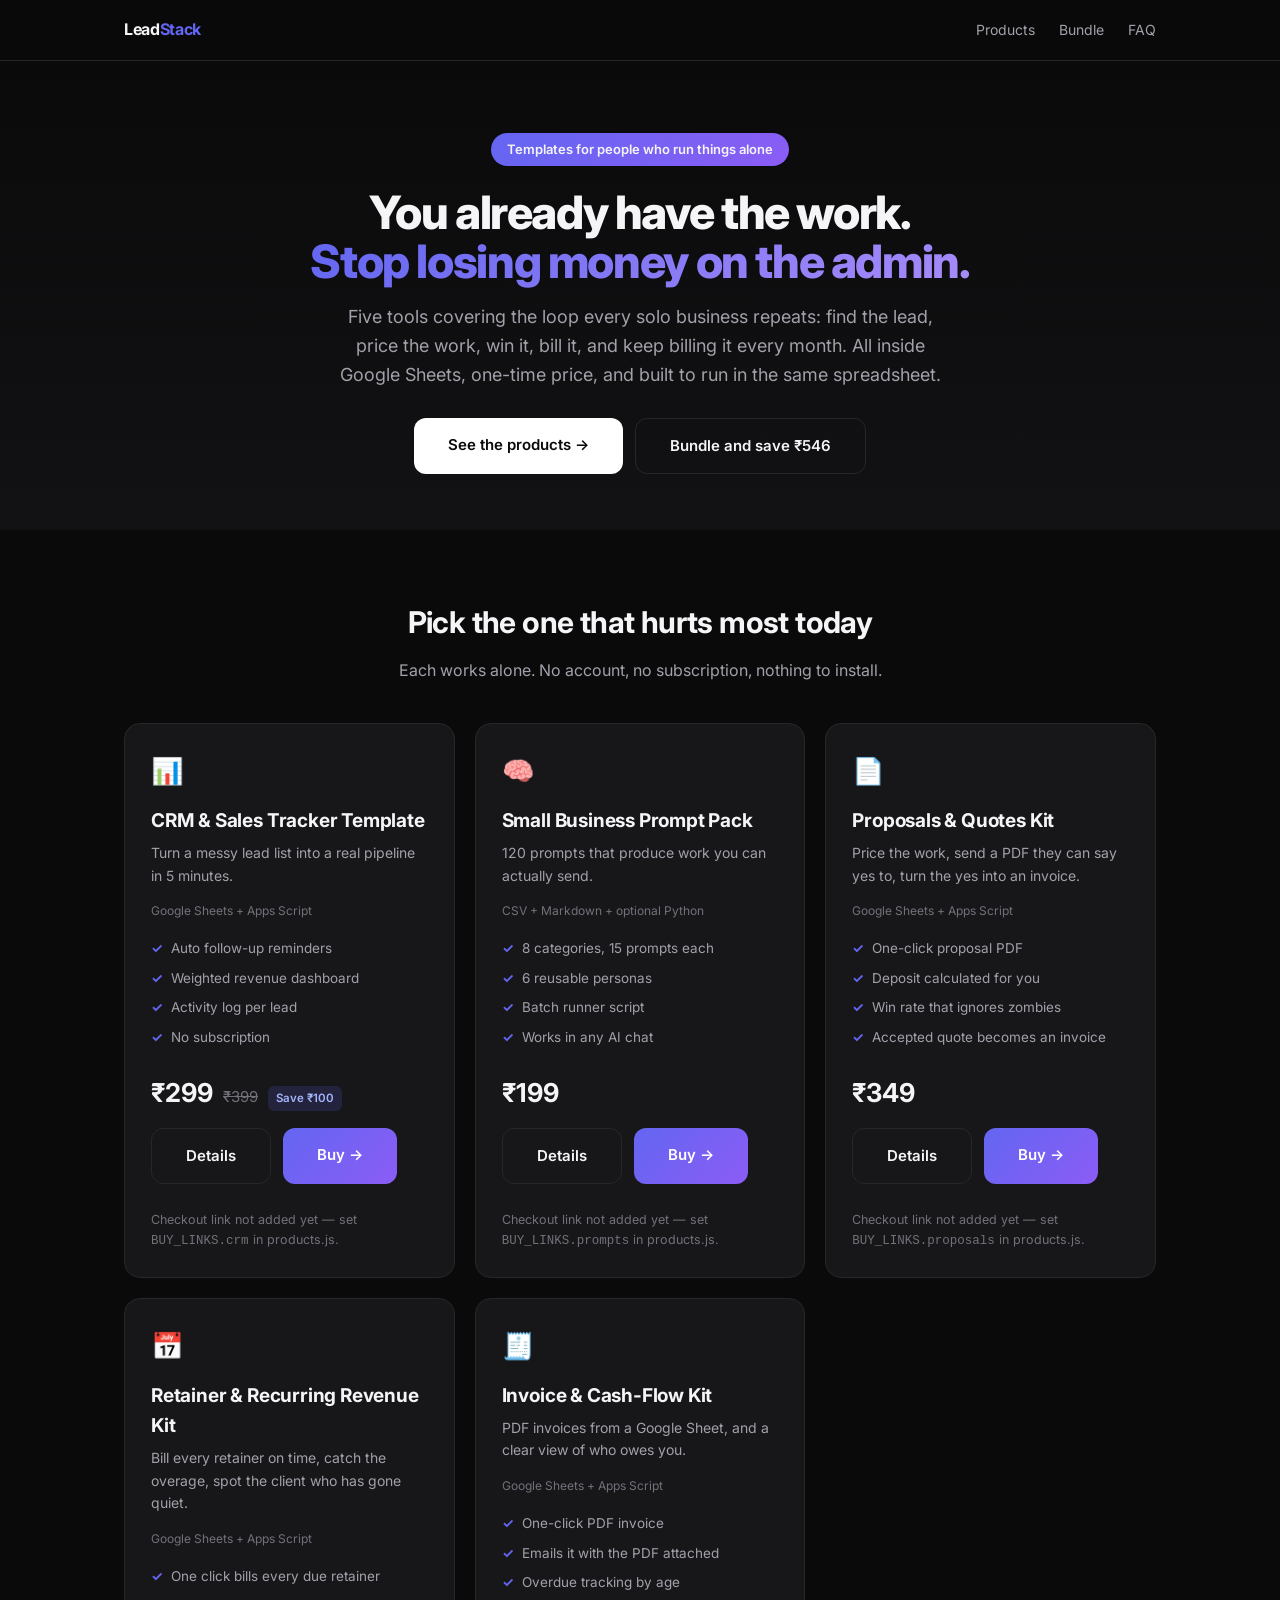
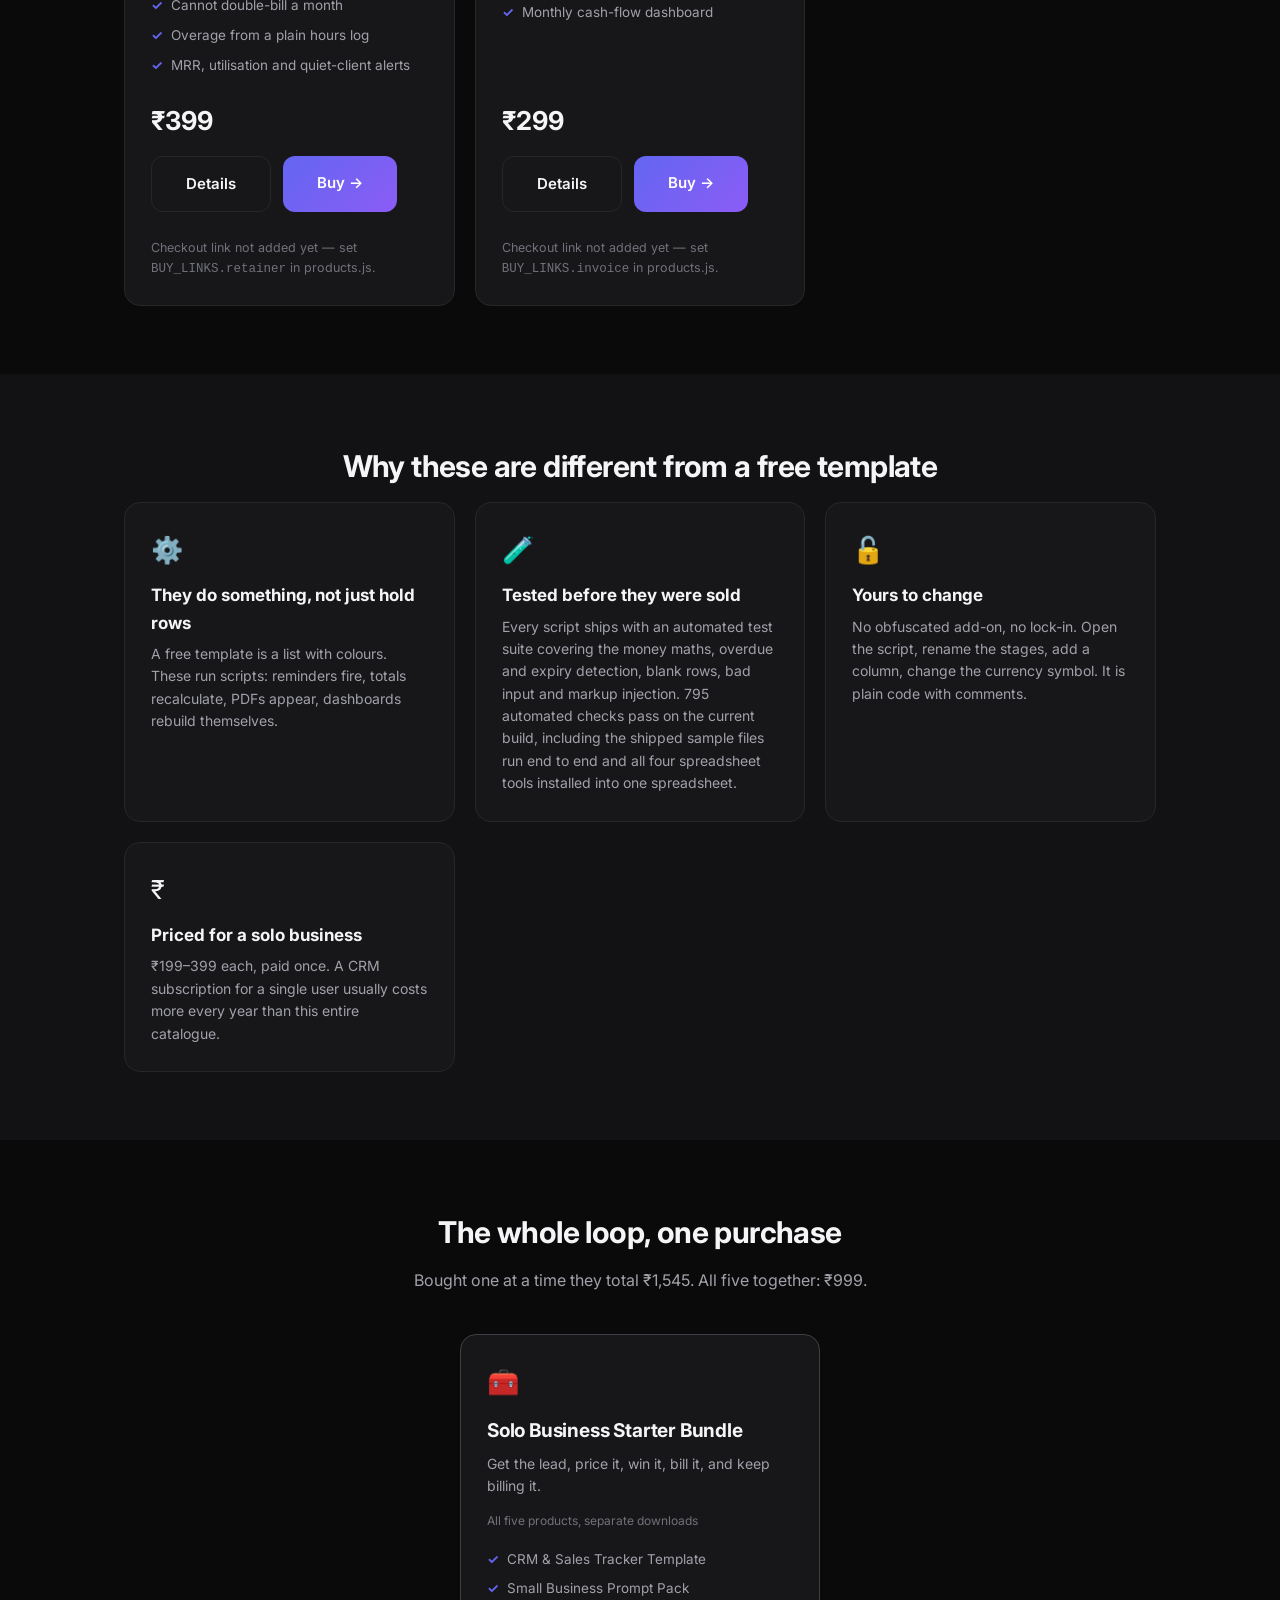
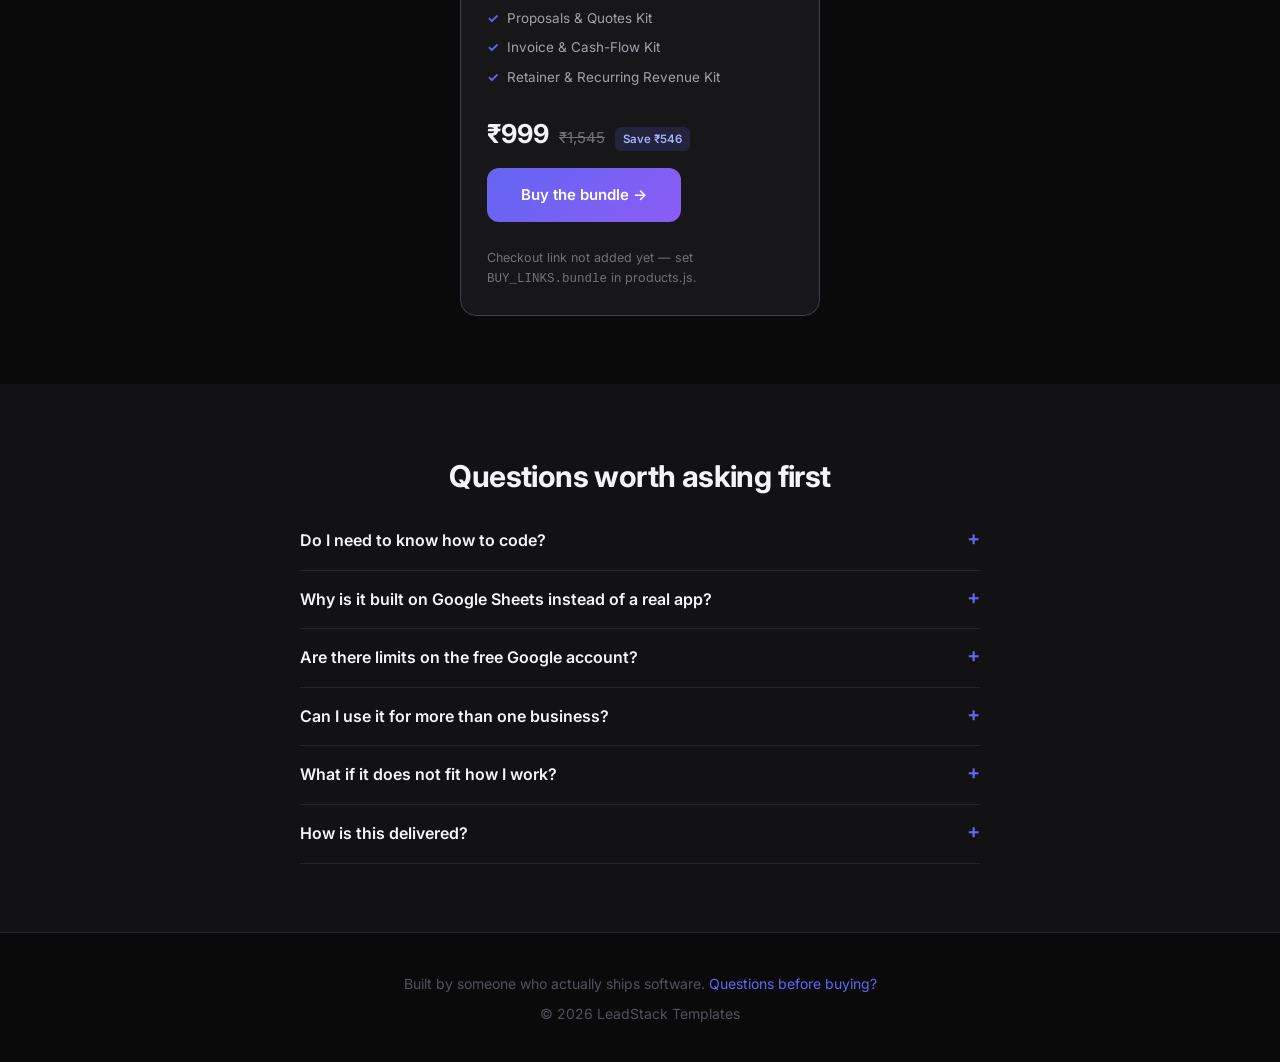
<file: site/index.html>
<!DOCTYPE html>
<html lang="en">
<head>
  <meta charset="UTF-8">
  <meta name="viewport" content="width=device-width, initial-scale=1.0">
  <title>LeadStack — Templates & Tools for Solo Businesses</title>
  <meta name="description" content="Google Sheets templates and prompt packs that handle sales, invoicing and follow-ups for freelancers and solo founders. One-time price, no subscription.">
  <link href="https://fonts.googleapis.com/css2?family=Inter:wght@400;500;600;700;800&display=swap" rel="stylesheet">
  <link rel="stylesheet" href="styles.css">
</head>
<body>
  <nav class="nav">
    <div class="container nav-inner">
      <a class="logo" href="index.html">Lead<span>Stack</span></a>
      <div class="nav-links">
        <a href="#products">Products</a>
        <a href="#bundle">Bundle</a>
        <a href="#faq">FAQ</a>
      </div>
    </div>
  </nav>

  <header class="hero">
    <div class="container">
      <div class="hero-badge">Templates for people who run things alone</div>
      <h1>You already have the work.<br><em>Stop losing money on the admin.</em></h1>
      <p>Five tools covering the loop every solo business repeats: find the lead, price the work, win it, bill it, and keep billing it every month. All inside Google Sheets, one-time price, and built to run in the same spreadsheet.</p>
      <div class="cta-row">
        <a href="#products" class="cta">See the products →</a>
        <a href="#bundle" class="cta ghost" data-save>Bundle and save ₹546</a>
      </div>
    </div>
  </header>

  <section id="products">
    <div class="container">
      <h2>Pick the one that hurts most today</h2>
      <p class="sub">Each works alone. No account, no subscription, nothing to install.</p>
      <div class="grid" data-products></div>
    </div>
  </section>

  <section class="alt">
    <div class="container">
      <h2>Why these are different from a free template</h2>
      <div class="features">
        <div class="feature">
          <div class="icon">⚙️</div>
          <h3>They do something, not just hold rows</h3>
          <p>A free template is a list with colours. These run scripts: reminders fire, totals recalculate, PDFs appear, dashboards rebuild themselves.</p>
        </div>
        <div class="feature">
          <div class="icon">🧪</div>
          <h3>Tested before they were sold</h3>
          <p>Every script ships with an automated test suite covering the money maths, overdue and expiry detection, blank rows, bad input and markup injection. <span data-checks="all">795</span> automated checks pass on the current build, including the shipped sample files run end to end and all four spreadsheet tools installed into one spreadsheet.</p>
        </div>
        <div class="feature">
          <div class="icon">🔓</div>
          <h3>Yours to change</h3>
          <p>No obfuscated add-on, no lock-in. Open the script, rename the stages, add a column, change the currency symbol. It is plain code with comments.</p>
        </div>
        <div class="feature">
          <div class="icon">₹</div>
          <h3>Priced for a solo business</h3>
          <p>₹199–399 each, paid once. A CRM subscription for a single user usually costs more every year than this entire catalogue.</p>
        </div>
      </div>
    </div>
  </section>

  <section id="bundle">
    <div class="container">
      <h2>The whole loop, one purchase</h2>
      <p class="sub">Bought one at a time they total ₹1,545. All five together: ₹999.</p>
      <div class="grid" style="max-width:360px;margin:0 auto;" data-bundle></div>
    </div>
  </section>

  <section class="alt" id="faq">
    <div class="container">
      <h2>Questions worth asking first</h2>
      <div class="faq">
        <details>
          <summary>Do I need to know how to code?</summary>
          <p>No. Setup is copy-paste into the Apps Script editor and clicking through a menu. The guides assume you have never opened Apps Script before.</p>
        </details>
        <details>
          <summary>Why is it built on Google Sheets instead of a real app?</summary>
          <p>Because a real app costs money every month, holds your data somewhere you did not choose, and you cannot change how it works. Sheets runs free on any device, the data is yours, and every formula here is editable.</p>
        </details>
        <details>
          <summary>Are there limits on the free Google account?</summary>
          <p>Apps Script has generous daily quotas that a solo workload will not approach. Email-sending caps are the only one worth knowing about, and every guide explains the numbers.</p>
        </details>
        <details>
          <summary>Can I use it for more than one business?</summary>
          <p>Yes — one licence covers every business you personally own. Reselling or redistributing is not permitted.</p>
        </details>
        <details>
          <summary>What if it does not fit how I work?</summary>
          <p>Email me within 30 days and you get a full refund, no questions asked. Refunds cost me less than shipping something people hate.</p>
        </details>
        <details>
          <summary>How is this delivered?</summary>
          <p>Instant download after checkout: a ZIP with the script, sample data, a written setup guide, and a one-page quick start. The bundle contains all five as separate downloads.</p>
        </details>
      </div>
    </div>
  </section>

  <footer class="footer">
    <div class="container">
      <p>Built by someone who actually ships software. <a href="mailto:hello@leadstack.dev">Questions before buying?</a></p>
      <p style="margin-top:8px">© <span data-year>2026</span> LeadStack Templates</p>
    </div>
  </footer>

  <script src="products.js"></script>
  <script src="store.js"></script>
</body>
</html>
</file>
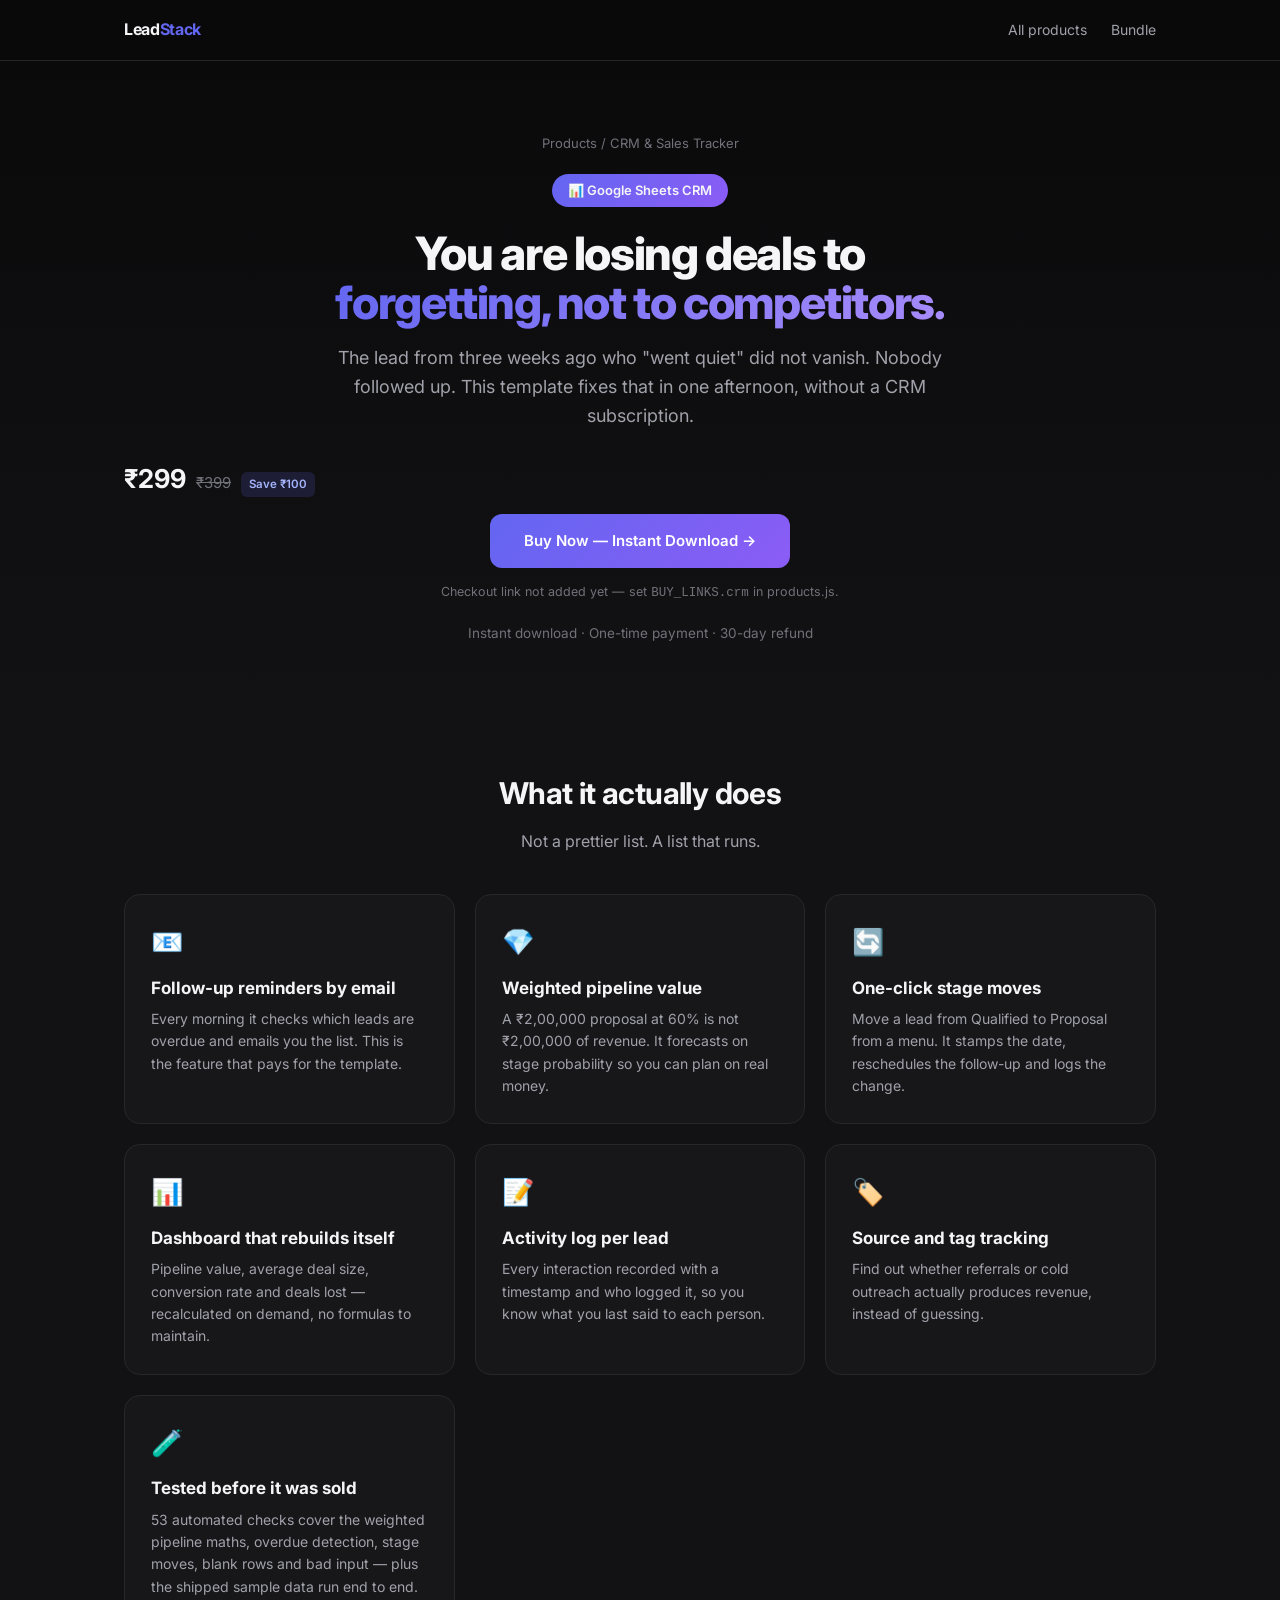
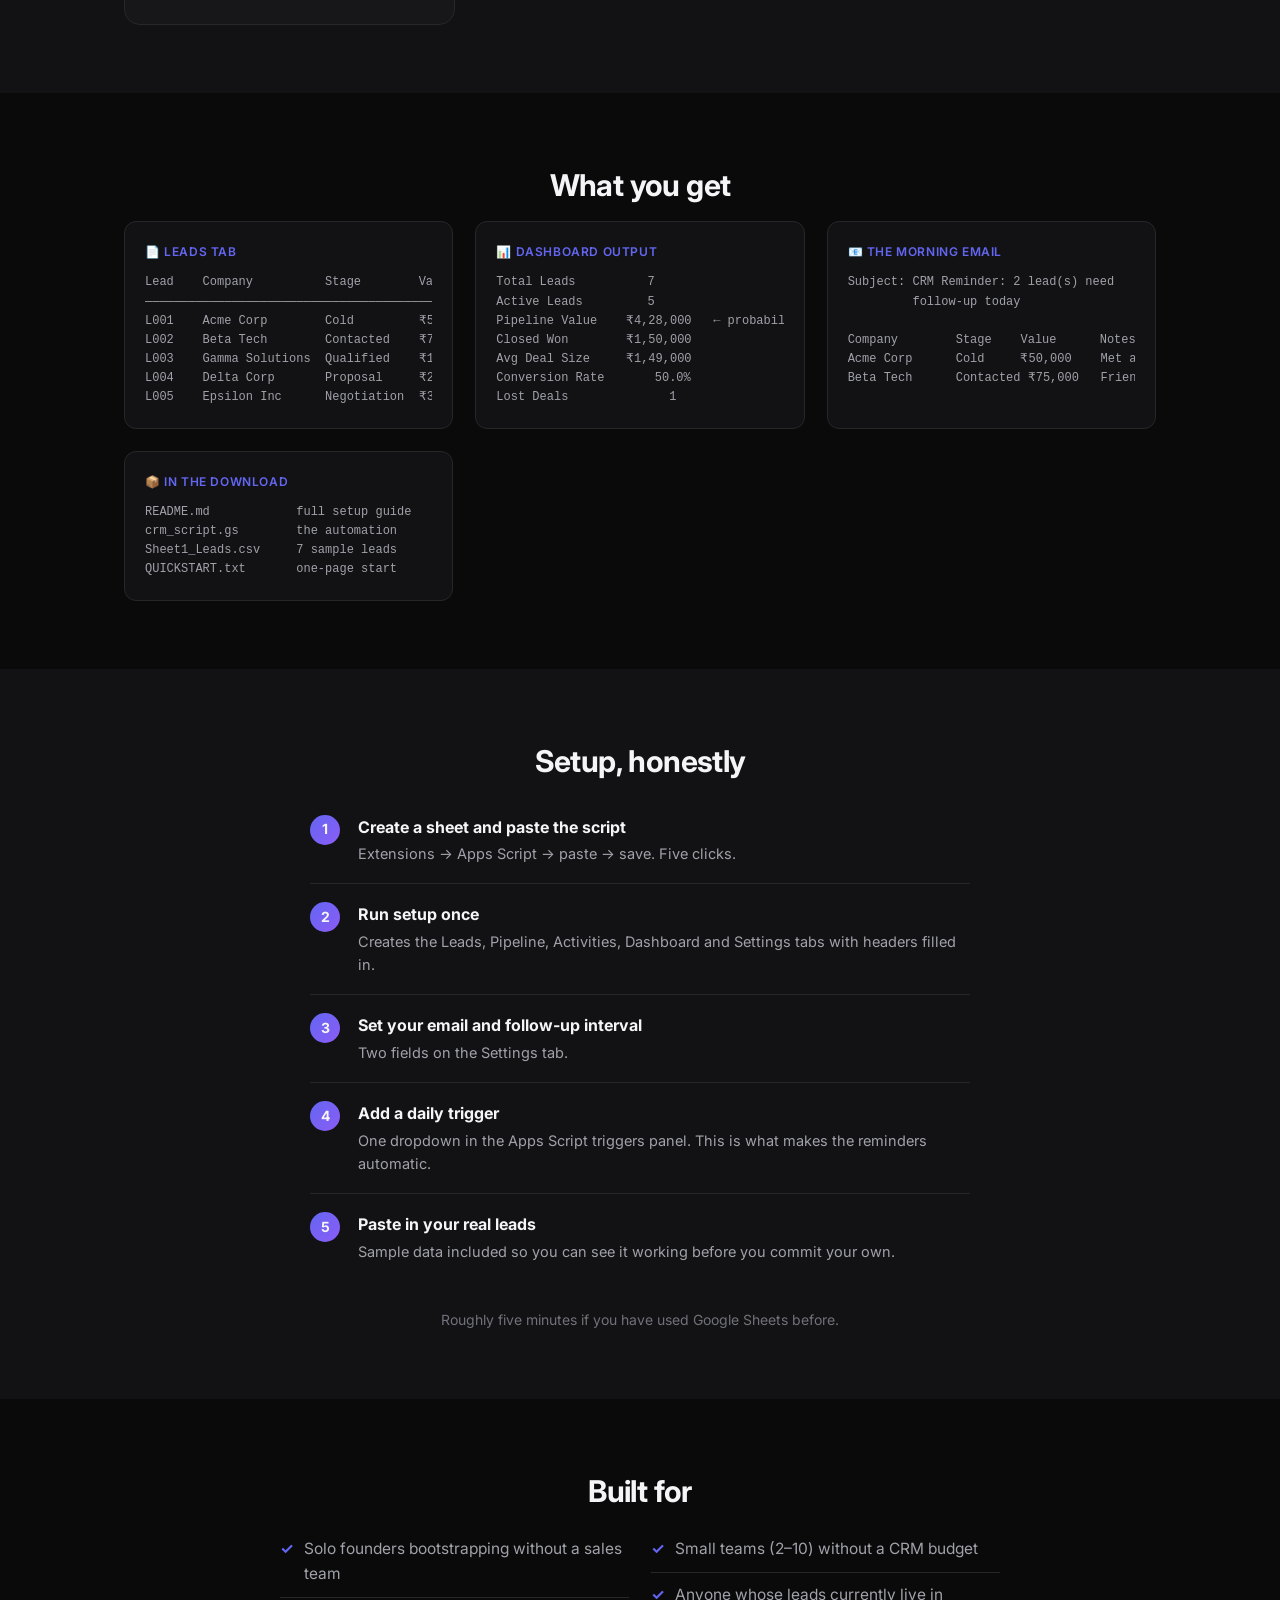
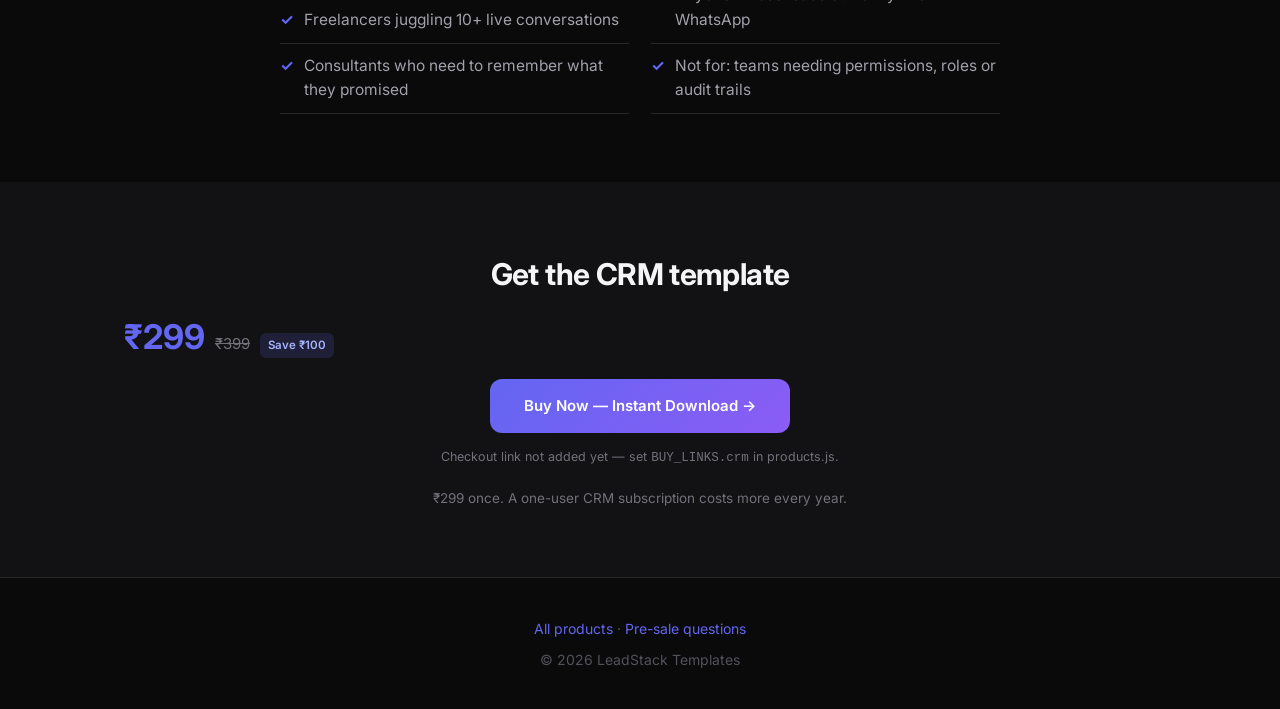
<file: site/crm.html>
<!DOCTYPE html>
<html lang="en">
<head>
  <meta charset="UTF-8">
  <meta name="viewport" content="width=device-width, initial-scale=1.0">
  <title>CRM & Sales Tracker Template — LeadStack</title>
  <meta name="description" content="Turn a messy lead list into a working sales pipeline in 5 minutes. Automated follow-up reminders, weighted revenue dashboard and activity log, all inside Google Sheets.">
  <link href="https://fonts.googleapis.com/css2?family=Inter:wght@400;500;600;700;800&display=swap" rel="stylesheet">
  <link rel="stylesheet" href="styles.css">
</head>
<body>
  <nav class="nav">
    <div class="container nav-inner">
      <a class="logo" href="index.html">Lead<span>Stack</span></a>
      <div class="nav-links"><a href="index.html#products">All products</a><a href="index.html#bundle">Bundle</a></div>
    </div>
  </nav>

  <header class="hero">
    <div class="container">
      <div class="breadcrumbs"><a href="index.html">Products</a> / CRM &amp; Sales Tracker</div>
      <div class="hero-badge">📊 Google Sheets CRM</div>
      <h1>You are losing deals to<br><em>forgetting, not to competitors.</em></h1>
      <p>The lead from three weeks ago who "went quiet" did not vanish. Nobody followed up. This template fixes that in one afternoon, without a CRM subscription.</p>
      <div data-price="crm"></div>
      <div class="cta-row" style="margin-top:8px"><div data-buy="crm"></div></div>
      <div class="assure">Instant download · One-time payment · 30-day refund</div>
    </div>
  </header>

  <section class="alt">
    <div class="container">
      <h2>What it actually does</h2>
      <p class="sub">Not a prettier list. A list that runs.</p>
      <div class="features">
        <div class="feature"><div class="icon">📧</div><h3>Follow-up reminders by email</h3><p>Every morning it checks which leads are overdue and emails you the list. This is the feature that pays for the template.</p></div>
        <div class="feature"><div class="icon">💎</div><h3>Weighted pipeline value</h3><p>A ₹2,00,000 proposal at 60% is not ₹2,00,000 of revenue. It forecasts on stage probability so you can plan on real money.</p></div>
        <div class="feature"><div class="icon">🔄</div><h3>One-click stage moves</h3><p>Move a lead from Qualified to Proposal from a menu. It stamps the date, reschedules the follow-up and logs the change.</p></div>
        <div class="feature"><div class="icon">📊</div><h3>Dashboard that rebuilds itself</h3><p>Pipeline value, average deal size, conversion rate and deals lost — recalculated on demand, no formulas to maintain.</p></div>
        <div class="feature"><div class="icon">📝</div><h3>Activity log per lead</h3><p>Every interaction recorded with a timestamp and who logged it, so you know what you last said to each person.</p></div>
        <div class="feature"><div class="icon">🏷️</div><h3>Source and tag tracking</h3><p>Find out whether referrals or cold outreach actually produces revenue, instead of guessing.</p></div>
        <div class="feature"><div class="icon">🧪</div><h3>Tested before it was sold</h3><p><span data-checks="crm">53</span> automated checks cover the weighted pipeline maths, overdue detection, stage moves, blank rows and bad input — plus the shipped sample data run end to end.</p></div>
      </div>
    </div>
  </section>

  <section>
    <div class="container">
      <h2>What you get</h2>
      <div class="two-col">
        <div class="demo-card"><div class="label">📄 Leads tab</div>
<pre>Lead    Company          Stage        Value      Follow-up
──────────────────────────────────────────────────────────
L001    Acme Corp        Cold         ₹50,000    25 Sep
L002    Beta Tech        Contacted    ₹75,000    26 Sep
L003    Gamma Solutions  Qualified    ₹1,20,000  29 Sep
L004    Delta Corp       Proposal     ₹2,00,000  02 Oct
L005    Epsilon Inc      Negotiation  ₹3,00,000  04 Oct</pre></div>
        <div class="demo-card"><div class="label">📊 Dashboard output</div>
<pre>Total Leads          7
Active Leads         5
Pipeline Value    ₹4,28,000   ← probability-weighted
Closed Won        ₹1,50,000
Avg Deal Size     ₹1,49,000
Conversion Rate       50.0%
Lost Deals              1</pre></div>
        <div class="demo-card"><div class="label">📧 The morning email</div>
<pre>Subject: CRM Reminder: 2 lead(s) need
         follow-up today

Company        Stage    Value      Notes
Acme Corp      Cold     ₹50,000    Met at conference
Beta Tech      Contacted ₹75,000   Friend referral</pre></div>
        <div class="demo-card"><div class="label">📦 In the download</div>
<pre>README.md            full setup guide
crm_script.gs        the automation
Sheet1_Leads.csv     7 sample leads
QUICKSTART.txt       one-page start</pre></div>
      </div>
    </div>
  </section>

  <section class="alt">
    <div class="container">
      <h2>Setup, honestly</h2>
      <div class="steps">
        <div class="step"><div class="n">1</div><div><h4>Create a sheet and paste the script</h4><p>Extensions → Apps Script → paste → save. Five clicks.</p></div></div>
        <div class="step"><div class="n">2</div><div><h4>Run setup once</h4><p>Creates the Leads, Pipeline, Activities, Dashboard and Settings tabs with headers filled in.</p></div></div>
        <div class="step"><div class="n">3</div><div><h4>Set your email and follow-up interval</h4><p>Two fields on the Settings tab.</p></div></div>
        <div class="step"><div class="n">4</div><div><h4>Add a daily trigger</h4><p>One dropdown in the Apps Script triggers panel. This is what makes the reminders automatic.</p></div></div>
        <div class="step"><div class="n">5</div><div><h4>Paste in your real leads</h4><p>Sample data included so you can see it working before you commit your own.</p></div></div>
      </div>
      <p style="text-align:center;color:var(--dim);font-size:14px;margin-top:28px">Roughly five minutes if you have used Google Sheets before.</p>
    </div>
  </section>

  <section>
    <div class="container">
      <h2>Built for</h2>
      <div class="two-col" style="max-width:720px;margin:0 auto">
        <ul class="who-list" style="list-style:none">
          <li>Solo founders bootstrapping without a sales team</li>
          <li>Freelancers juggling 10+ live conversations</li>
          <li>Consultants who need to remember what they promised</li>
        </ul>
        <ul class="who-list" style="list-style:none">
          <li>Small teams (2–10) without a CRM budget</li>
          <li>Anyone whose leads currently live in WhatsApp</li>
          <li>Not for: teams needing permissions, roles or audit trails</li>
        </ul>
      </div>
    </div>
  </section>

  <section class="alt buy">
    <div class="container">
      <h2>Get the CRM template</h2>
      <div data-price="crm"></div>
      <div data-buy="crm"></div>
      <div class="assure">₹299 once. A one-user CRM subscription costs more every year.</div>
    </div>
  </section>

  <footer class="footer">
    <div class="container">
      <p><a href="index.html">All products</a> · <a href="mailto:hello@leadstack.dev">Pre-sale questions</a></p>
      <p style="margin-top:8px">© <span data-year>2026</span> LeadStack Templates</p>
    </div>
  </footer>
  <script src="products.js"></script>
  <script src="store.js"></script>
</body>
</html>
</file>
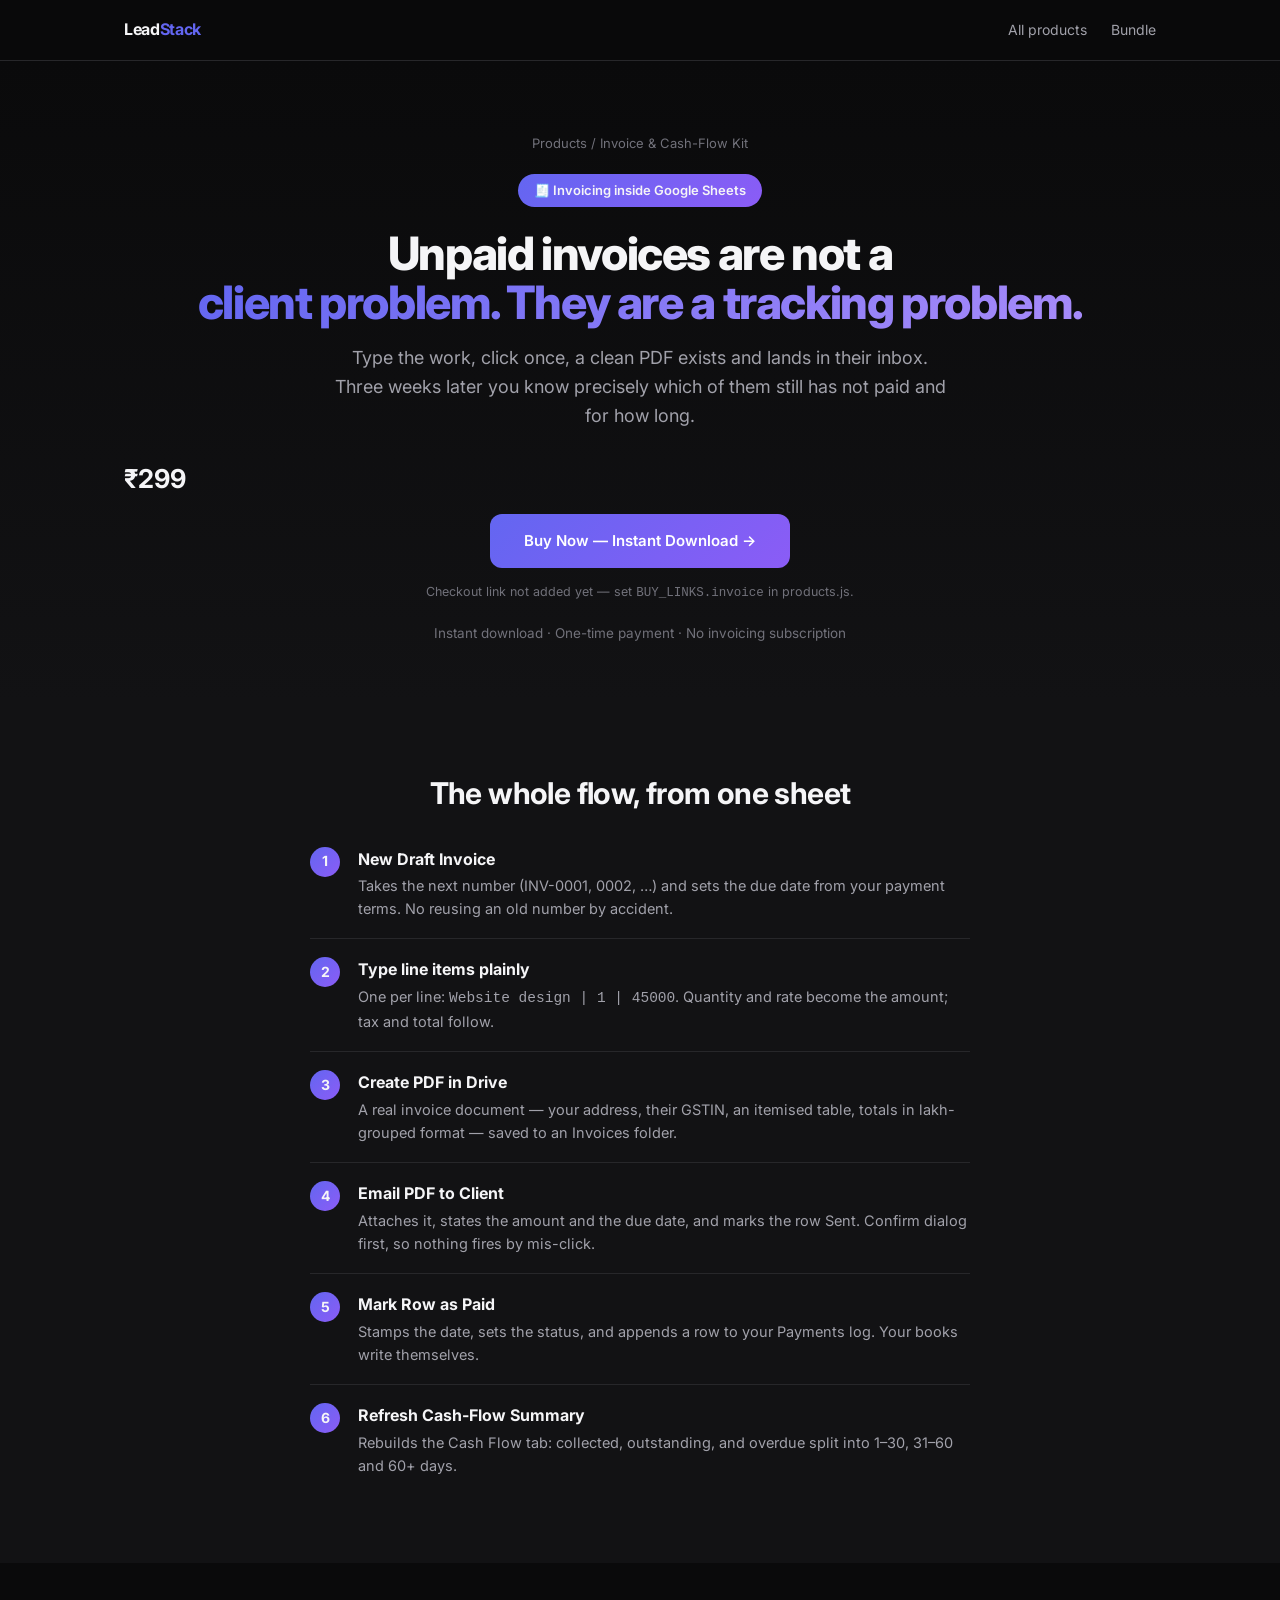
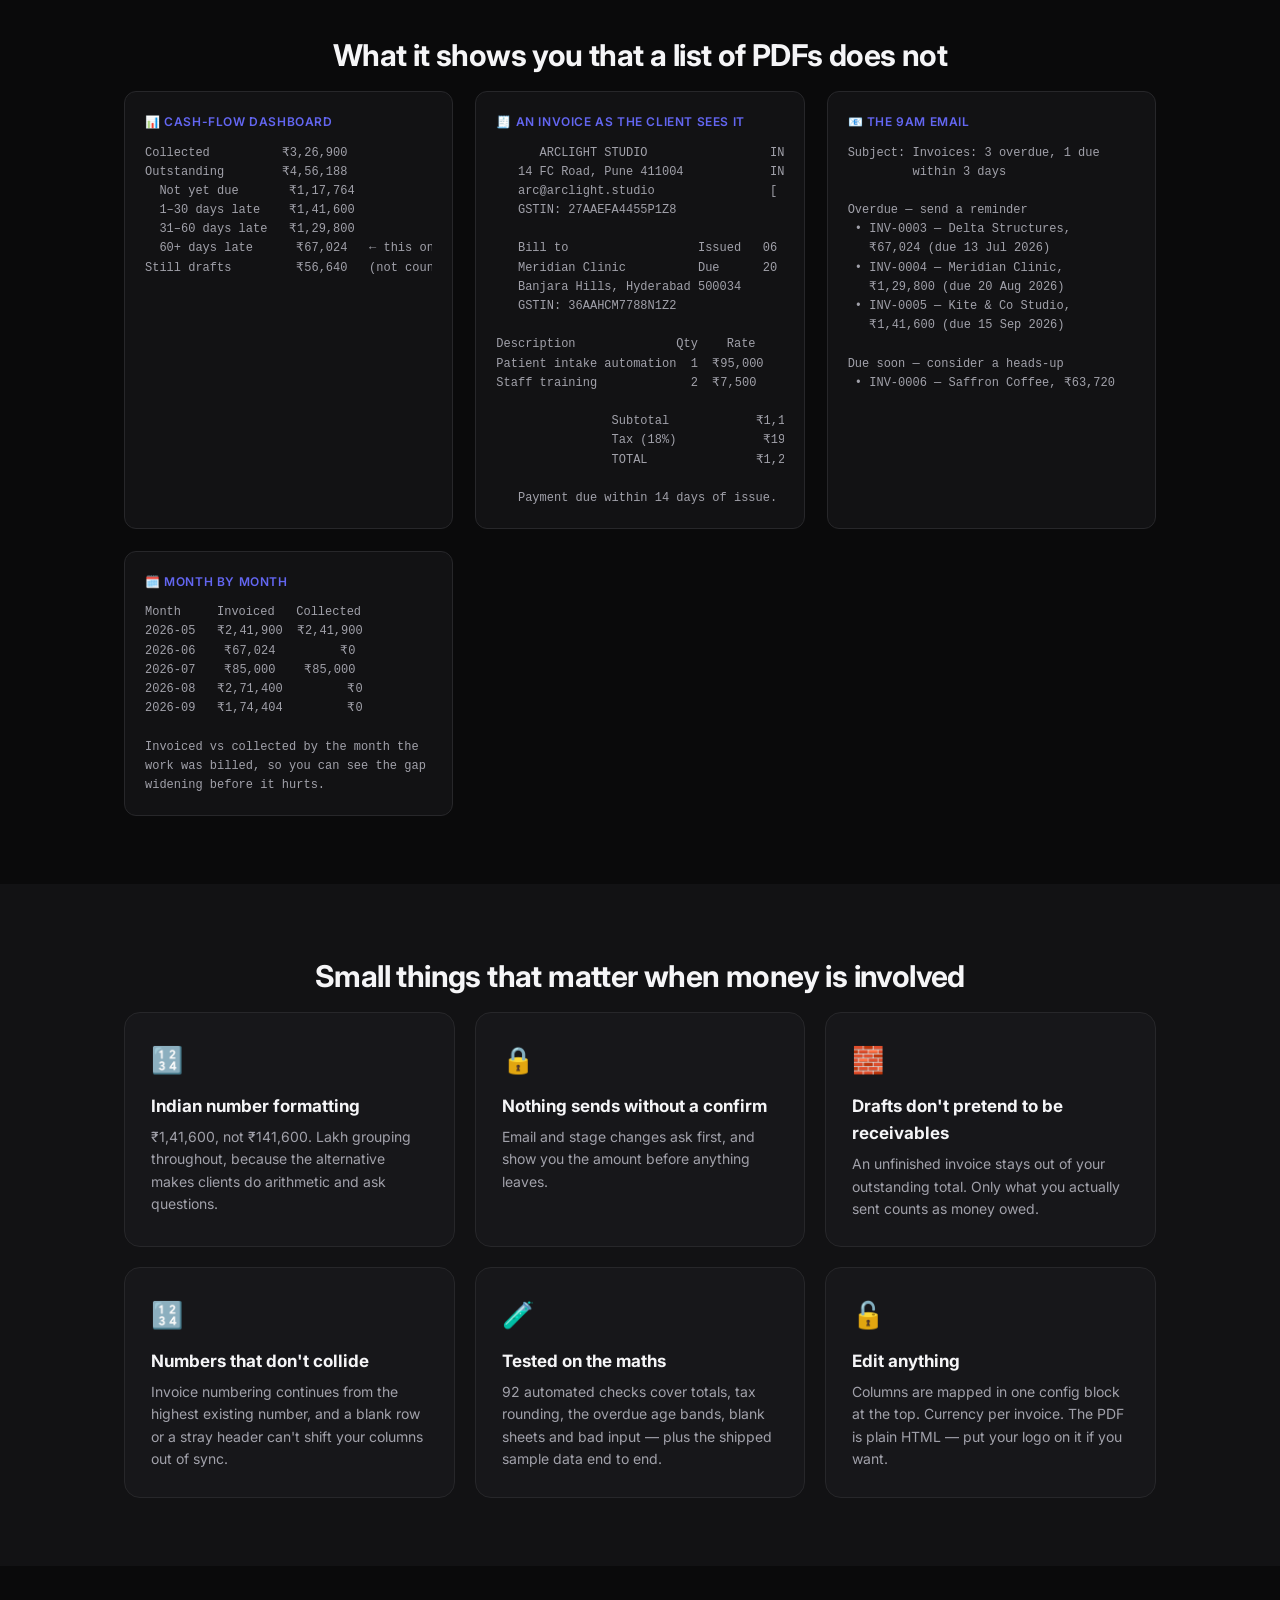
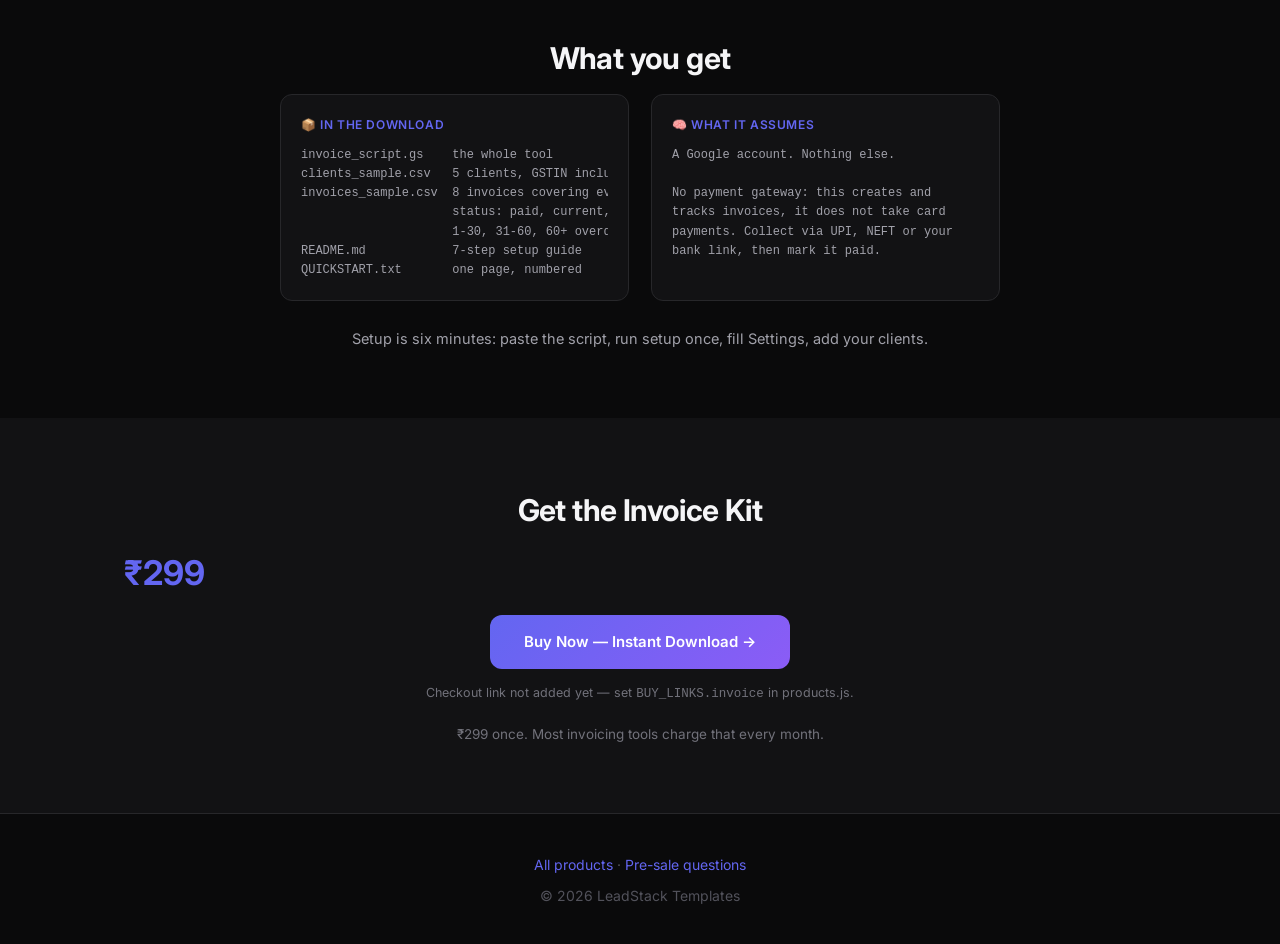
<file: site/invoice-kit.html>
<!DOCTYPE html>
<html lang="en">
<head>
  <meta charset="UTF-8">
  <meta name="viewport" content="width=device-width, initial-scale=1.0">
  <title>Invoice &amp; Cash-Flow Kit — PDF Invoices from Google Sheets | LeadStack</title>
  <meta name="description" content="Generate professional PDF invoices from a Google Sheet, email them with one click, and see exactly who owes you money and how late they are. No invoicing subscription.">
  <link href="https://fonts.googleapis.com/css2?family=Inter:wght@400;500;600;700;800&display=swap" rel="stylesheet">
  <link rel="stylesheet" href="styles.css">
</head>
<body>
  <nav class="nav">
    <div class="container nav-inner">
      <a class="logo" href="index.html">Lead<span>Stack</span></a>
      <div class="nav-links"><a href="index.html#products">All products</a><a href="index.html#bundle">Bundle</a></div>
    </div>
  </nav>

  <header class="hero">
    <div class="container">
      <div class="breadcrumbs"><a href="index.html">Products</a> / Invoice &amp; Cash-Flow Kit</div>
      <div class="hero-badge">🧾 Invoicing inside Google Sheets</div>
      <h1>Unpaid invoices are not a<br><em>client problem. They are a tracking problem.</em></h1>
      <p>Type the work, click once, a clean PDF exists and lands in their inbox. Three weeks later you know precisely which of them still has not paid and for how long.</p>
      <div data-price="invoice"></div>
      <div class="cta-row" style="margin-top:8px"><div data-buy="invoice"></div></div>
      <div class="assure">Instant download · One-time payment · No invoicing subscription</div>
    </div>
  </header>

  <section class="alt">
    <div class="container">
      <h2>The whole flow, from one sheet</h2>
      <div class="steps">
        <div class="step"><div class="n">1</div><div><h4>New Draft Invoice</h4><p>Takes the next number (INV-0001, 0002, …) and sets the due date from your payment terms. No reusing an old number by accident.</p></div></div>
        <div class="step"><div class="n">2</div><div><h4>Type line items plainly</h4><p>One per line: <code>Website design | 1 | 45000</code>. Quantity and rate become the amount; tax and total follow.</p></div></div>
        <div class="step"><div class="n">3</div><div><h4>Create PDF in Drive</h4><p>A real invoice document — your address, their GSTIN, an itemised table, totals in lakh-grouped format — saved to an Invoices folder.</p></div></div>
        <div class="step"><div class="n">4</div><div><h4>Email PDF to Client</h4><p>Attaches it, states the amount and the due date, and marks the row Sent. Confirm dialog first, so nothing fires by mis-click.</p></div></div>
        <div class="step"><div class="n">5</div><div><h4>Mark Row as Paid</h4><p>Stamps the date, sets the status, and appends a row to your Payments log. Your books write themselves.</p></div></div>
        <div class="step"><div class="n">6</div><div><h4>Refresh Cash-Flow Summary</h4><p>Rebuilds the Cash Flow tab: collected, outstanding, and overdue split into 1–30, 31–60 and 60+ days.</p></div></div>
      </div>
    </div>
  </section>

  <section>
    <div class="container">
      <h2>What it shows you that a list of PDFs does not</h2>
      <div class="two-col">
        <div class="demo-card"><div class="label">📊 Cash-flow dashboard</div>
<pre>Collected          ₹3,26,900
Outstanding        ₹4,56,188
  Not yet due       ₹1,17,764
  1–30 days late    ₹1,41,600
  31–60 days late   ₹1,29,800
  60+ days late      ₹67,024   ← this one matters
Still drafts         ₹56,640   (not counted as owed)</pre></div>
        <div class="demo-card"><div class="label">🧾 An invoice as the client sees it</div>
<pre>      ARCLIGHT STUDIO                 INVOICE
   14 FC Road, Pune 411004            INV-0004
   arc@arclight.studio                [ SENT ]
   GSTIN: 27AAEFA4455P1Z8

   Bill to                  Issued   06 Aug 2026
   Meridian Clinic          Due      20 Aug 2026
   Banjara Hills, Hyderabad 500034
   GSTIN: 36AAHCM7788N1Z2

Description              Qty    Rate     Amount
Patient intake automation  1  ₹95,000   ₹95,000
Staff training             2  ₹7,500    ₹15,000

                Subtotal            ₹1,10,000
                Tax (18%)            ₹19,800
                TOTAL               ₹1,29,800

   Payment due within 14 days of issue.</pre></div>
        <div class="demo-card"><div class="label">📧 The 9am email</div>
<pre>Subject: Invoices: 3 overdue, 1 due
         within 3 days

Overdue — send a reminder
 • INV-0003 — Delta Structures,
   ₹67,024 (due 13 Jul 2026)
 • INV-0004 — Meridian Clinic,
   ₹1,29,800 (due 20 Aug 2026)
 • INV-0005 — Kite &amp; Co Studio,
   ₹1,41,600 (due 15 Sep 2026)

Due soon — consider a heads-up
 • INV-0006 — Saffron Coffee, ₹63,720</pre></div>
        <div class="demo-card"><div class="label">🗓️ Month by month</div>
<pre>Month     Invoiced   Collected
2026-05   ₹2,41,900  ₹2,41,900
2026-06    ₹67,024         ₹0
2026-07    ₹85,000    ₹85,000
2026-08   ₹2,71,400         ₹0
2026-09   ₹1,74,404         ₹0

Invoiced vs collected by the month the
work was billed, so you can see the gap
widening before it hurts.</pre></div>
      </div>
    </div>
  </section>

  <section class="alt">
    <div class="container">
      <h2>Small things that matter when money is involved</h2>
      <div class="features">
        <div class="feature"><div class="icon">🔢</div><h3>Indian number formatting</h3><p>₹1,41,600, not ₹141,600. Lakh grouping throughout, because the alternative makes clients do arithmetic and ask questions.</p></div>
        <div class="feature"><div class="icon">🔒</div><h3>Nothing sends without a confirm</h3><p>Email and stage changes ask first, and show you the amount before anything leaves.</p></div>
        <div class="feature"><div class="icon">🧱</div><h3>Drafts don't pretend to be receivables</h3><p>An unfinished invoice stays out of your outstanding total. Only what you actually sent counts as money owed.</p></div>
        <div class="feature"><div class="icon">🔢</div><h3>Numbers that don't collide</h3><p>Invoice numbering continues from the highest existing number, and a blank row or a stray header can't shift your columns out of sync.</p></div>
        <div class="feature"><div class="icon">🧪</div><h3>Tested on the maths</h3><p><span data-checks="invoice">92</span> automated checks cover totals, tax rounding, the overdue age bands, blank sheets and bad input — plus the shipped sample data end to end.</p></div>
        <div class="feature"><div class="icon">🔓</div><h3>Edit anything</h3><p>Columns are mapped in one config block at the top. Currency per invoice. The PDF is plain HTML — put your logo on it if you want.</p></div>
      </div>
    </div>
  </section>

  <section>
    <div class="container">
      <h2>What you get</h2>
      <div class="two-col" style="max-width:720px;margin:0 auto">
        <div class="demo-card"><div class="label">📦 In the download</div>
<pre>invoice_script.gs    the whole tool
clients_sample.csv   5 clients, GSTIN included
invoices_sample.csv  8 invoices covering every
                     status: paid, current,
                     1-30, 31-60, 60+ overdue
README.md            7-step setup guide
QUICKSTART.txt       one page, numbered</pre></div>
        <div class="demo-card"><div class="label">🧠 What it assumes</div>
<pre>A Google account. Nothing else.

No payment gateway: this creates and
tracks invoices, it does not take card
payments. Collect via UPI, NEFT or your
bank link, then mark it paid.</pre></div>
      </div>
      <p style="text-align:center;color:var(--muted);font-size:14.5px;margin-top:26px">
        Setup is six minutes: paste the script, run setup once, fill Settings, add your clients.
      </p>
    </div>
  </section>

  <section class="alt buy">
    <div class="container">
      <h2>Get the Invoice Kit</h2>
      <div data-price="invoice"></div>
      <div data-buy="invoice"></div>
      <div class="assure">₹299 once. Most invoicing tools charge that every month.</div>
    </div>
  </section>

  <footer class="footer">
    <div class="container">
      <p><a href="index.html">All products</a> · <a href="mailto:hello@leadstack.dev">Pre-sale questions</a></p>
      <p style="margin-top:8px">© <span data-year>2026</span> LeadStack Templates</p>
    </div>
  </footer>
  <script src="products.js"></script>
  <script src="store.js"></script>
</body>
</html>
</file>
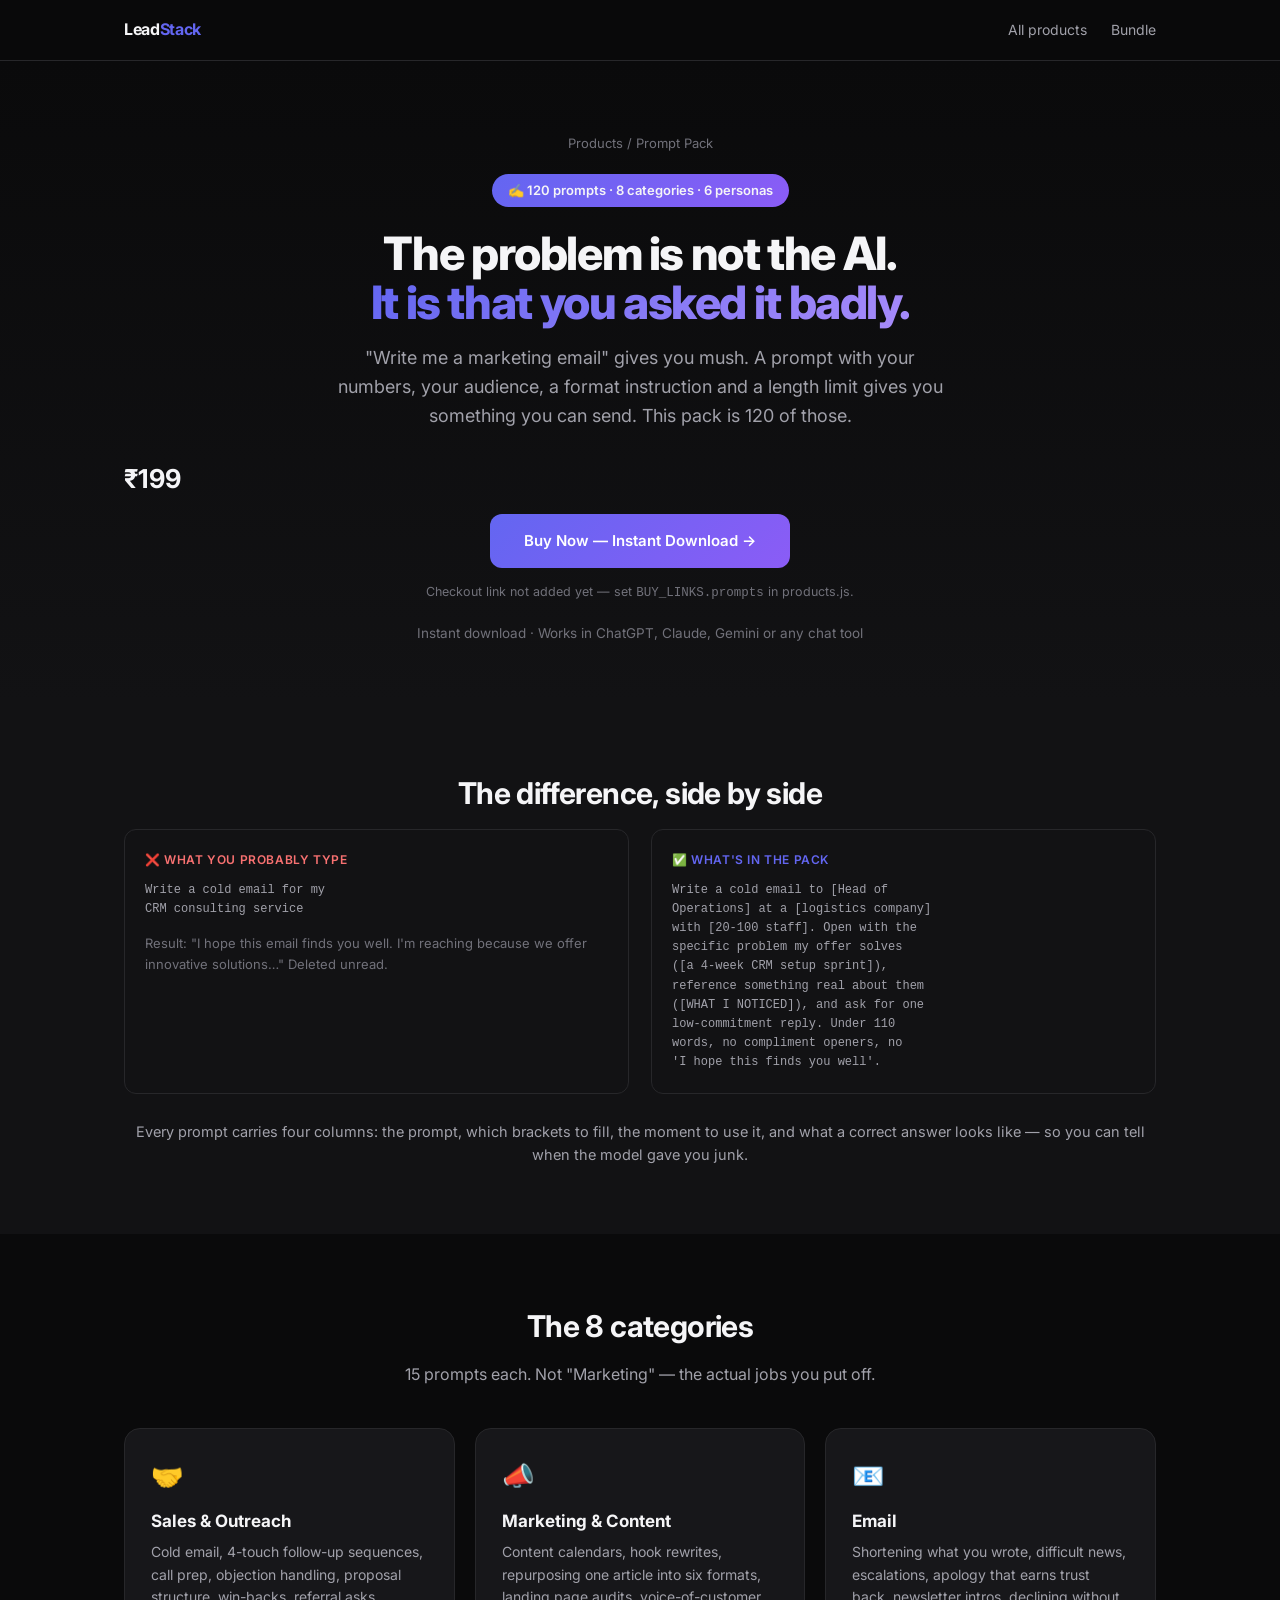
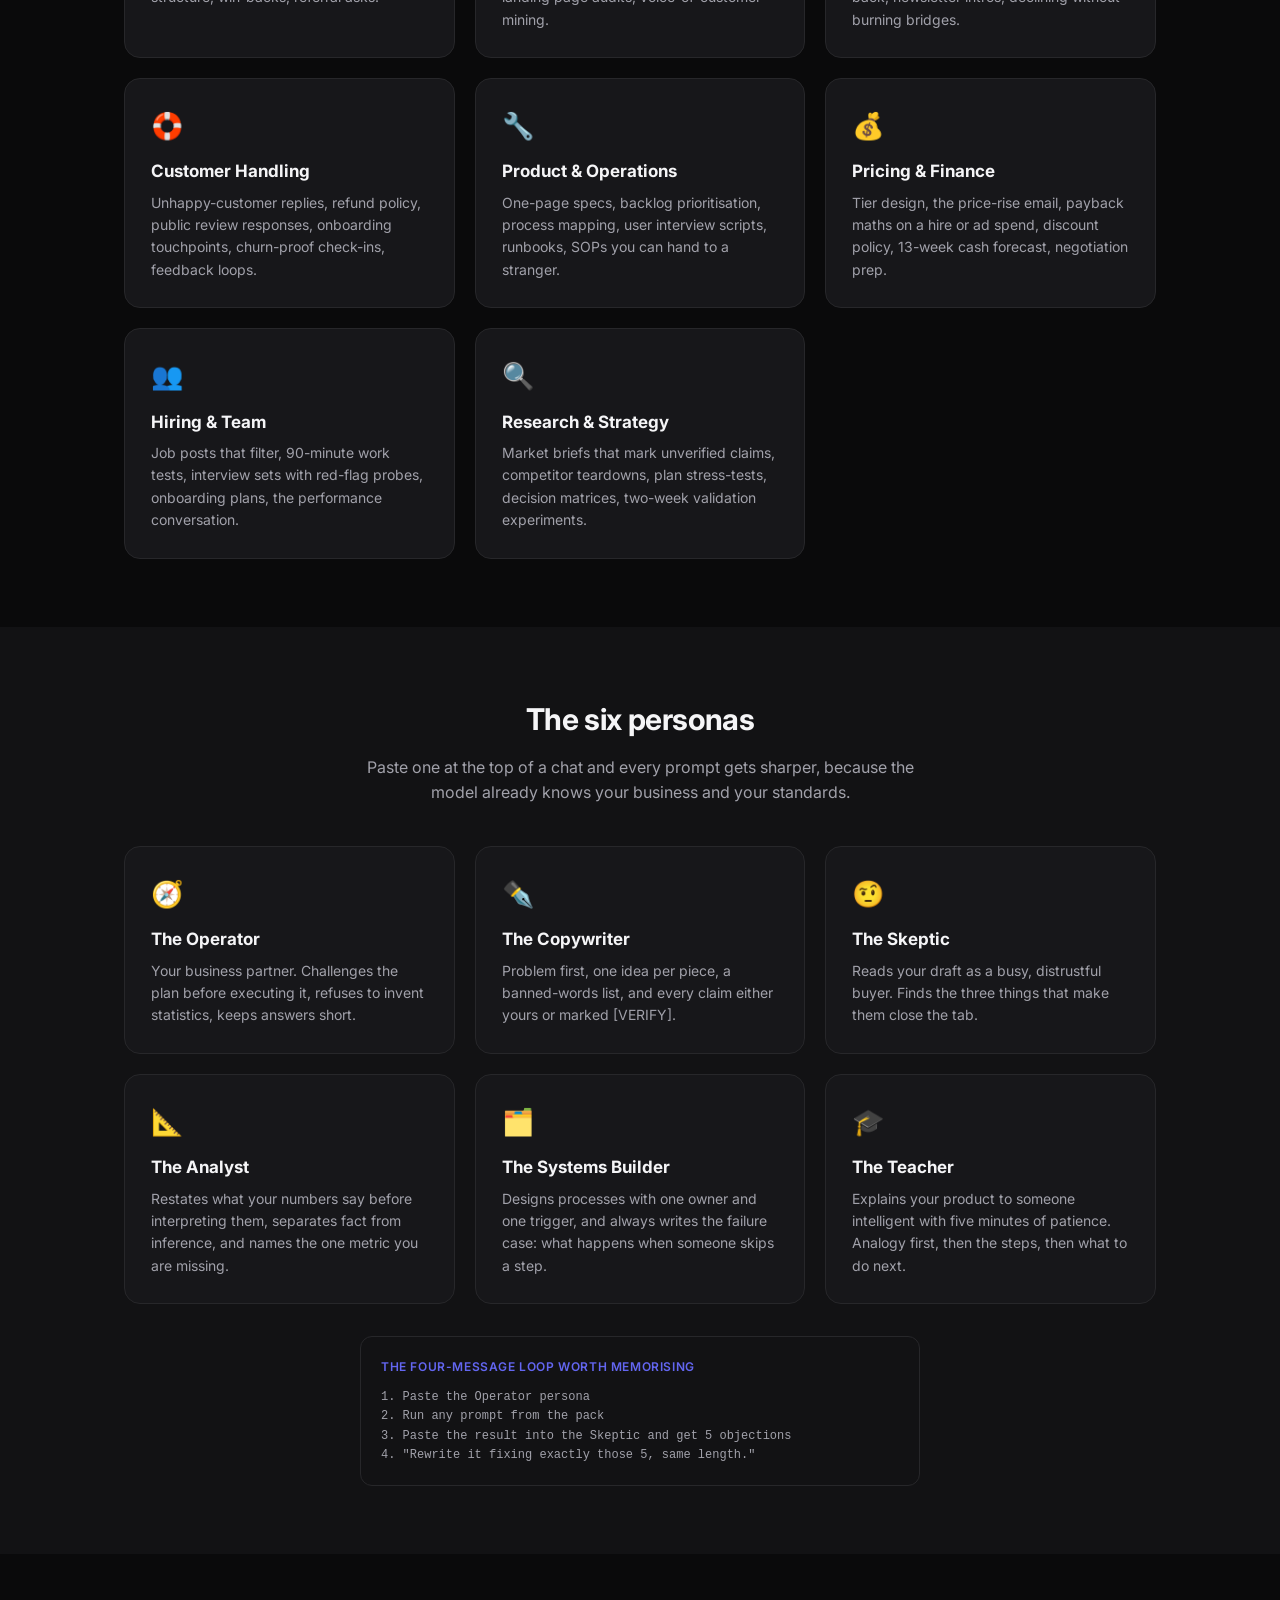
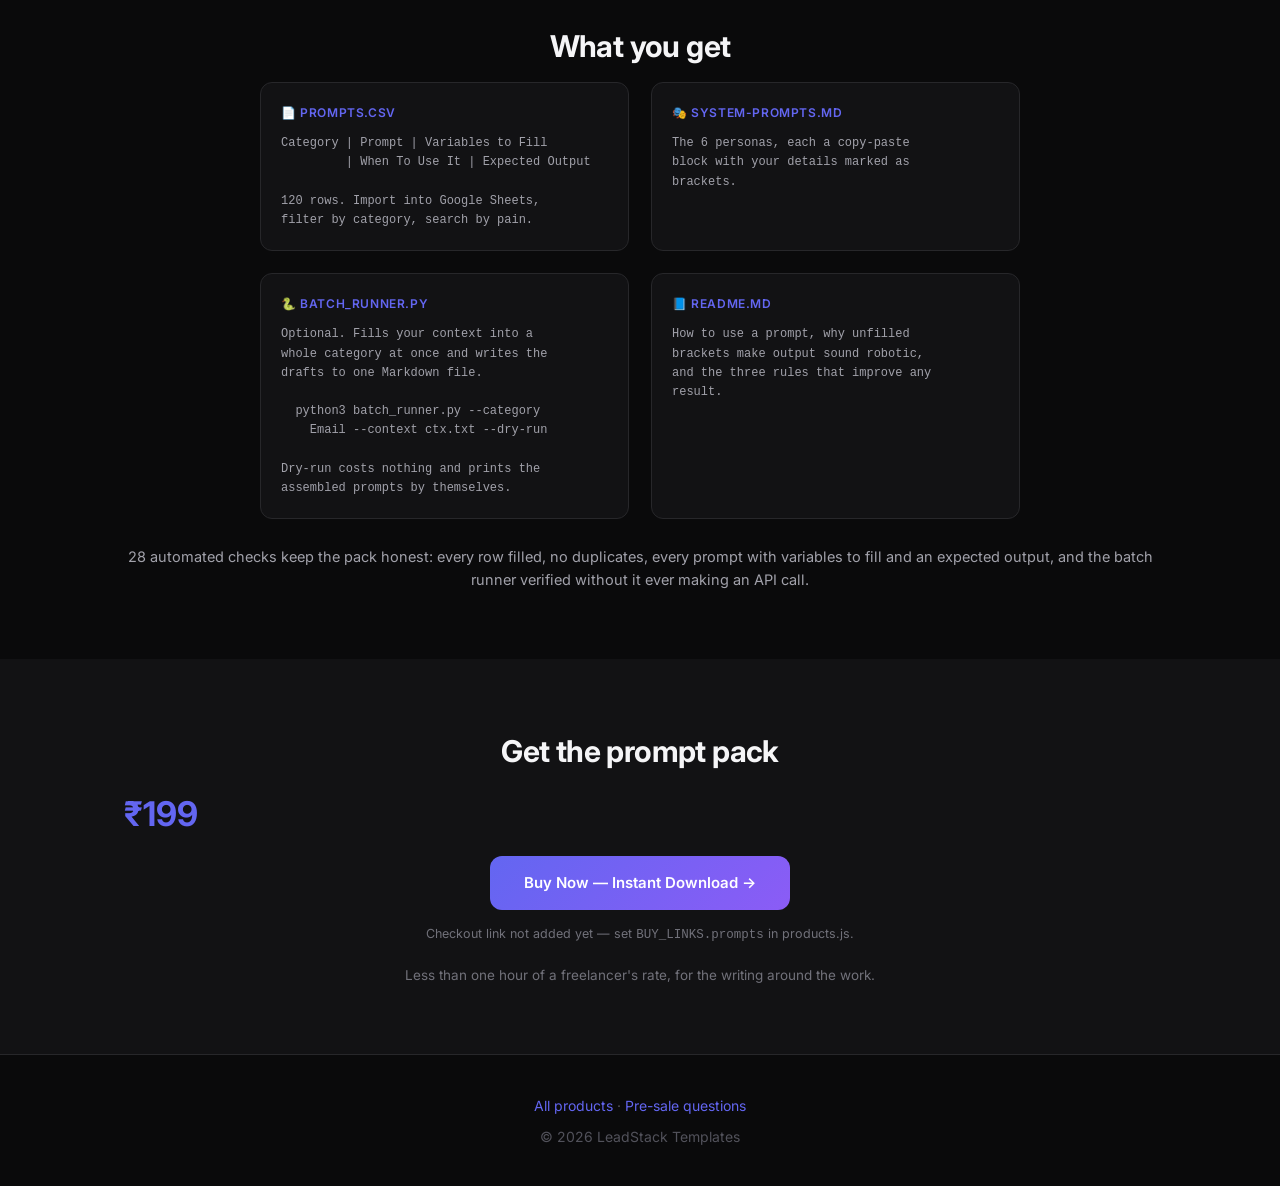
<file: site/prompt-pack.html>
<!DOCTYPE html>
<html lang="en">
<head>
  <meta charset="UTF-8">
  <meta name="viewport" content="width=device-width, initial-scale=1.0">
  <title>Small Business Prompt Pack — 120 Prompts | LeadStack</title>
  <meta name="description" content="120 business prompts with variables, timing and expected output, plus 6 reusable personas. Written for freelancers and solo founders who use AI chat but keep getting generic answers.">
  <link href="https://fonts.googleapis.com/css2?family=Inter:wght@400;500;600;700;800&display=swap" rel="stylesheet">
  <link rel="stylesheet" href="styles.css">
</head>
<body>
  <nav class="nav">
    <div class="container nav-inner">
      <a class="logo" href="index.html">Lead<span>Stack</span></a>
      <div class="nav-links"><a href="index.html#products">All products</a><a href="index.html#bundle">Bundle</a></div>
    </div>
  </nav>

  <header class="hero">
    <div class="container">
      <div class="breadcrumbs"><a href="index.html">Products</a> / Prompt Pack</div>
      <div class="hero-badge">✍️ 120 prompts · 8 categories · 6 personas</div>
      <h1>The problem is not the AI.<br><em>It is that you asked it badly.</em></h1>
      <p>"Write me a marketing email" gives you mush. A prompt with your numbers, your audience, a format instruction and a length limit gives you something you can send. This pack is 120 of those.</p>
      <div data-price="prompts"></div>
      <div class="cta-row" style="margin-top:8px"><div data-buy="prompts"></div></div>
      <div class="assure">Instant download · Works in ChatGPT, Claude, Gemini or any chat tool</div>
    </div>
  </header>

  <section class="alt">
    <div class="container">
      <h2>The difference, side by side</h2>
      <div class="two-col">
        <div class="demo-card">
          <div class="label" style="color:#f87171">❌ What you probably type</div>
<pre>Write a cold email for my
CRM consulting service</pre>
          <p style="color:var(--dim);font-size:13px;margin-top:14px">Result: "I hope this email finds you well. I'm reaching
          because we offer innovative solutions…" Deleted unread.</p>
        </div>
        <div class="demo-card">
          <div class="label">✅ What's in the pack</div>
<pre>Write a cold email to [Head of
Operations] at a [logistics company]
with [20-100 staff]. Open with the
specific problem my offer solves
([a 4-week CRM setup sprint]),
reference something real about them
([WHAT I NOTICED]), and ask for one
low-commitment reply. Under 110
words, no compliment openers, no
'I hope this finds you well'.</pre>
        </div>
      </div>
      <p style="text-align:center;color:var(--muted);font-size:14.5px;margin-top:26px">
        Every prompt carries four columns: the prompt, which brackets to fill, the moment to use it,
        and what a correct answer looks like — so you can tell when the model gave you junk.
      </p>
    </div>
  </section>

  <section>
    <div class="container">
      <h2>The 8 categories</h2>
      <p class="sub">15 prompts each. Not "Marketing" — the actual jobs you put off.</p>
      <div class="features">
        <div class="feature"><div class="icon">🤝</div><h3>Sales &amp; Outreach</h3><p>Cold email, 4-touch follow-up sequences, call prep, objection handling, proposal structure, win-backs, referral asks.</p></div>
        <div class="feature"><div class="icon">📣</div><h3>Marketing &amp; Content</h3><p>Content calendars, hook rewrites, repurposing one article into six formats, landing page audits, voice-of-customer mining.</p></div>
        <div class="feature"><div class="icon">📧</div><h3>Email</h3><p>Shortening what you wrote, difficult news, escalations, apology that earns trust back, newsletter intros, declining without burning bridges.</p></div>
        <div class="feature"><div class="icon">🛟</div><h3>Customer Handling</h3><p>Unhappy-customer replies, refund policy, public review responses, onboarding touchpoints, churn-proof check-ins, feedback loops.</p></div>
        <div class="feature"><div class="icon">🔧</div><h3>Product &amp; Operations</h3><p>One-page specs, backlog prioritisation, process mapping, user interview scripts, runbooks, SOPs you can hand to a stranger.</p></div>
        <div class="feature"><div class="icon">💰</div><h3>Pricing &amp; Finance</h3><p>Tier design, the price-rise email, payback maths on a hire or ad spend, discount policy, 13-week cash forecast, negotiation prep.</p></div>
        <div class="feature"><div class="icon">👥</div><h3>Hiring &amp; Team</h3><p>Job posts that filter, 90-minute work tests, interview sets with red-flag probes, onboarding plans, the performance conversation.</p></div>
        <div class="feature"><div class="icon">🔍</div><h3>Research &amp; Strategy</h3><p>Market briefs that mark unverified claims, competitor teardowns, plan stress-tests, decision matrices, two-week validation experiments.</p></div>
      </div>
    </div>
  </section>

  <section class="alt">
    <div class="container">
      <h2>The six personas</h2>
      <p class="sub">Paste one at the top of a chat and every prompt gets sharper, because the model already knows your business and your standards.</p>
      <div class="features">
        <div class="feature"><div class="icon">🧭</div><h3>The Operator</h3><p>Your business partner. Challenges the plan before executing it, refuses to invent statistics, keeps answers short.</p></div>
        <div class="feature"><div class="icon">✒️</div><h3>The Copywriter</h3><p>Problem first, one idea per piece, a banned-words list, and every claim either yours or marked [VERIFY].</p></div>
        <div class="feature"><div class="icon">🤨</div><h3>The Skeptic</h3><p>Reads your draft as a busy, distrustful buyer. Finds the three things that make them close the tab.</p></div>
        <div class="feature"><div class="icon">📐</div><h3>The Analyst</h3><p>Restates what your numbers say before interpreting them, separates fact from inference, and names the one metric you are missing.</p></div>
        <div class="feature"><div class="icon">🗂️</div><h3>The Systems Builder</h3><p>Designs processes with one owner and one trigger, and always writes the failure case: what happens when someone skips a step.</p></div>
        <div class="feature"><div class="icon">🎓</div><h3>The Teacher</h3><p>Explains your product to someone intelligent with five minutes of patience. Analogy first, then the steps, then what to do next.</p></div>
      </div>
      <div class="demo-card" style="max-width:560px;margin:32px auto 0">
        <div class="label">The four-message loop worth memorising</div>
<pre>1. Paste the Operator persona
2. Run any prompt from the pack
3. Paste the result into the Skeptic and get 5 objections
4. "Rewrite it fixing exactly those 5, same length."</pre>
      </div>
    </div>
  </section>

  <section>
    <div class="container">
      <h2>What you get</h2>
      <div class="two-col" style="max-width:760px;margin:0 auto">
        <div class="demo-card"><div class="label">📄 prompts.csv</div>
<pre>Category | Prompt | Variables to Fill
         | When To Use It | Expected Output

120 rows. Import into Google Sheets,
filter by category, search by pain.</pre></div>
        <div class="demo-card"><div class="label">🎭 system-prompts.md</div>
<pre>The 6 personas, each a copy-paste
block with your details marked as
brackets.</pre></div>
        <div class="demo-card"><div class="label">🐍 batch_runner.py</div>
<pre>Optional. Fills your context into a
whole category at once and writes the
drafts to one Markdown file.

  python3 batch_runner.py --category
    Email --context ctx.txt --dry-run

Dry-run costs nothing and prints the
assembled prompts by themselves.</pre></div>
        <div class="demo-card"><div class="label">📘 README.md</div>
<pre>How to use a prompt, why unfilled
brackets make output sound robotic,
and the three rules that improve any
result.</pre></div>
      </div>
      <p style="text-align:center;color:var(--muted);font-size:14.5px;margin-top:26px">
        <span data-checks="prompts">28</span> automated checks keep the pack honest: every row filled, no duplicates, every prompt with variables to fill and an expected output, and the batch runner verified without it ever making an API call.
      </p>
    </div>
  </section>

  <section class="alt buy">
    <div class="container">
      <h2>Get the prompt pack</h2>
      <div data-price="prompts"></div>
      <div data-buy="prompts"></div>
      <div class="assure">Less than one hour of a freelancer's rate, for the writing around the work.</div>
    </div>
  </section>

  <footer class="footer">
    <div class="container">
      <p><a href="index.html">All products</a> · <a href="mailto:hello@leadstack.dev">Pre-sale questions</a></p>
      <p style="margin-top:8px">© <span data-year>2026</span> LeadStack Templates</p>
    </div>
  </footer>
  <script src="products.js"></script>
  <script src="store.js"></script>
</body>
</html>
</file>
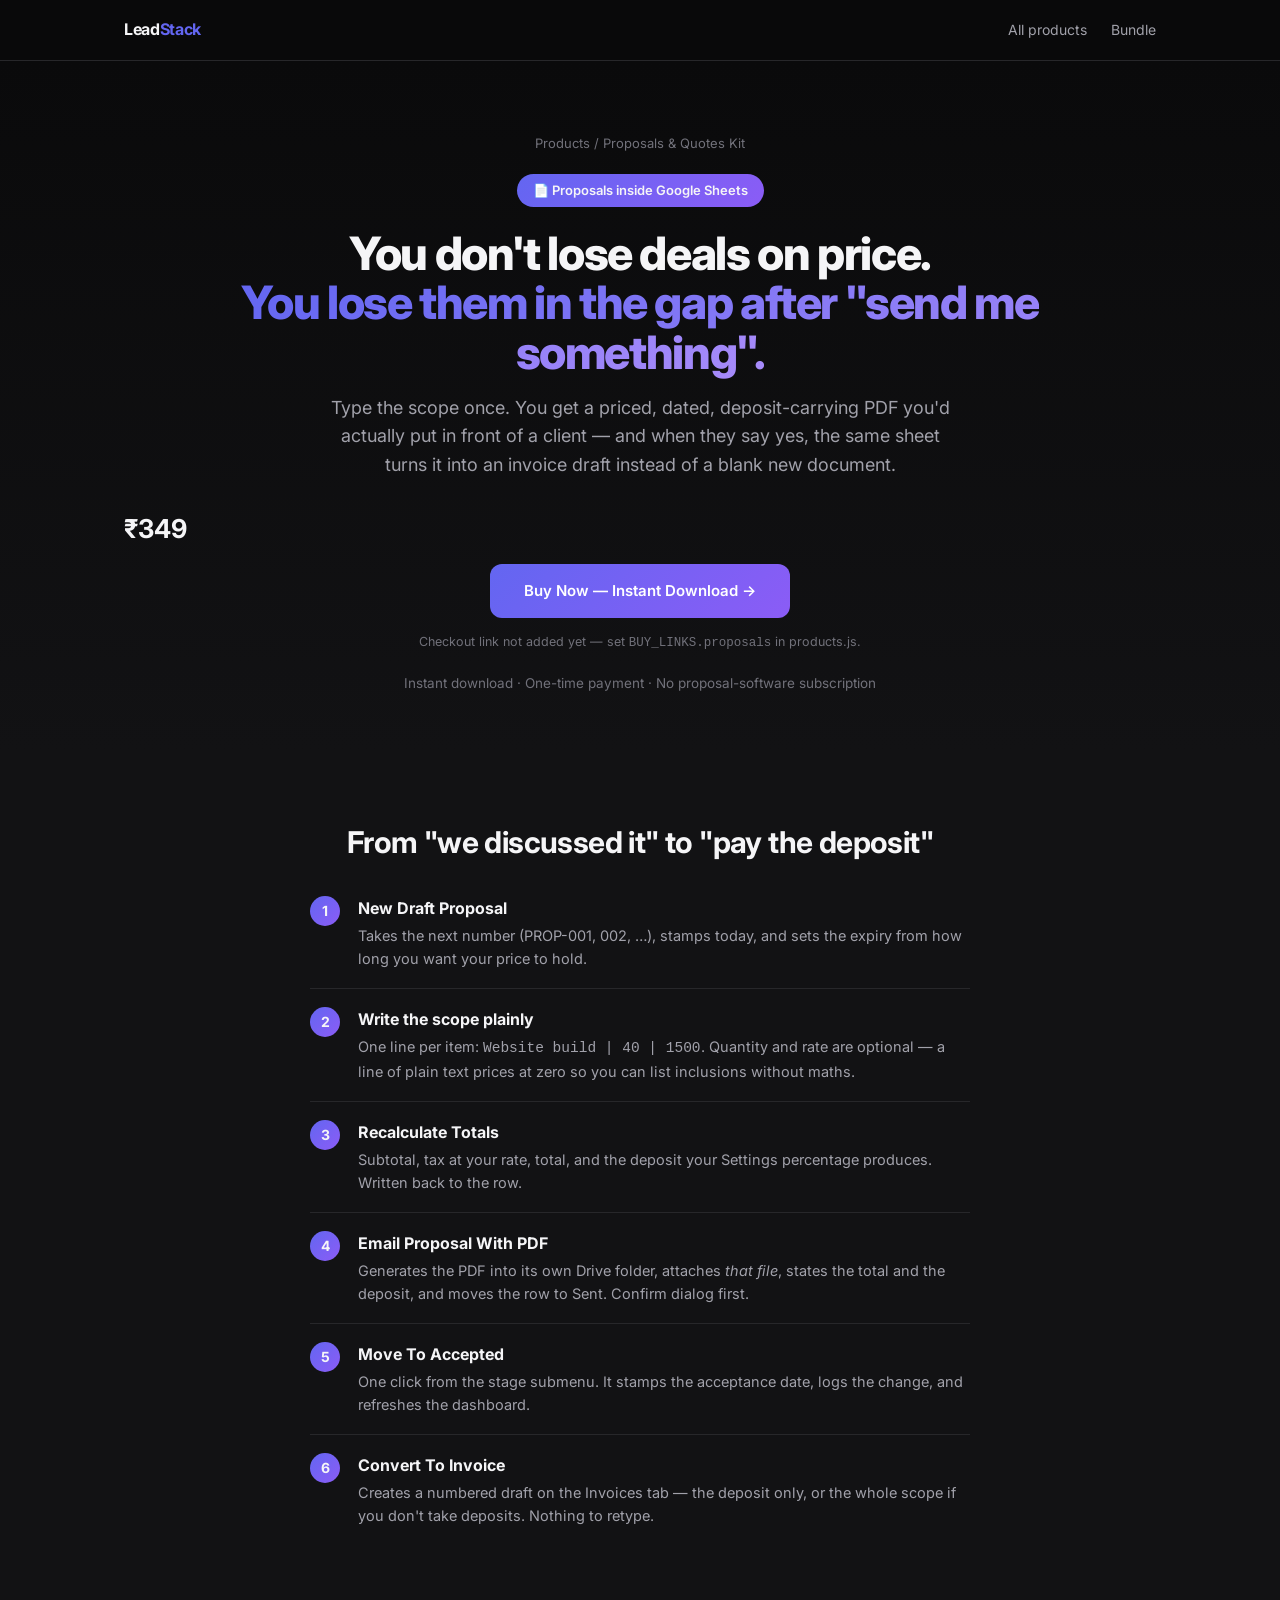
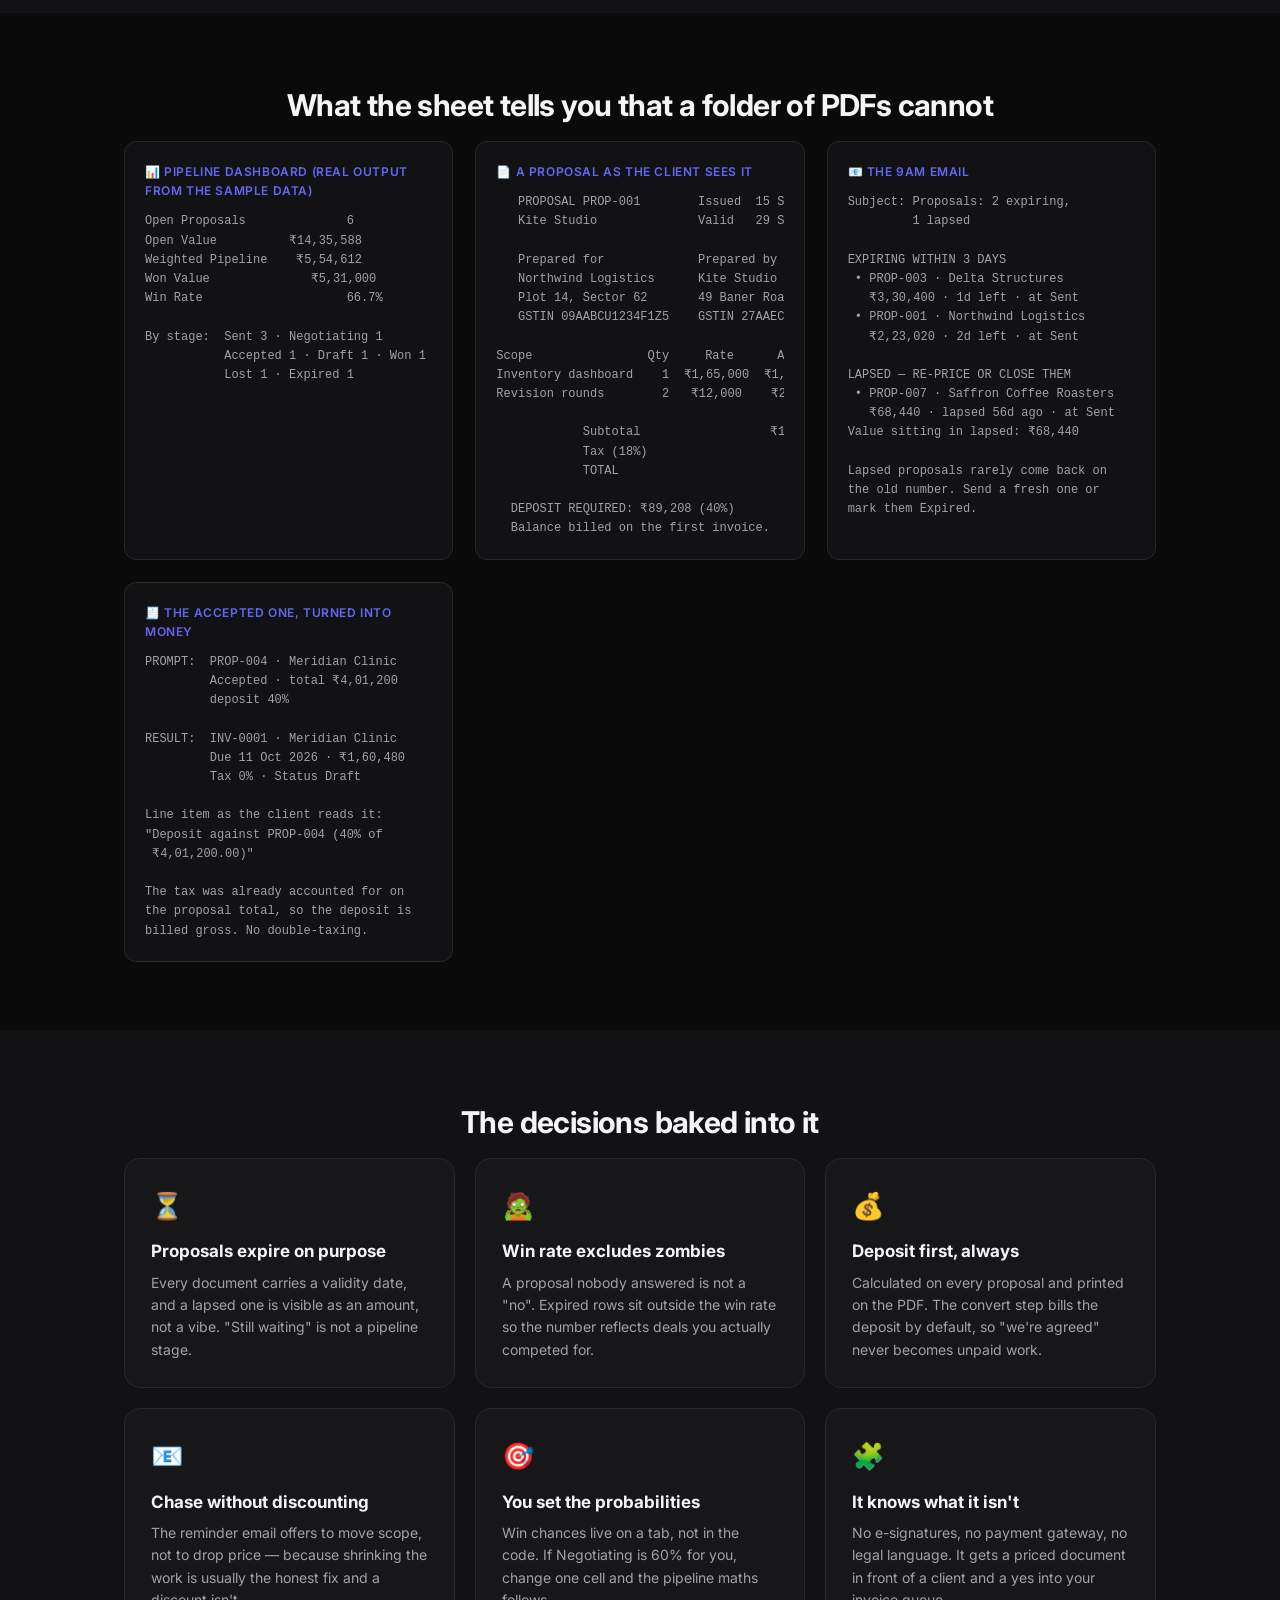
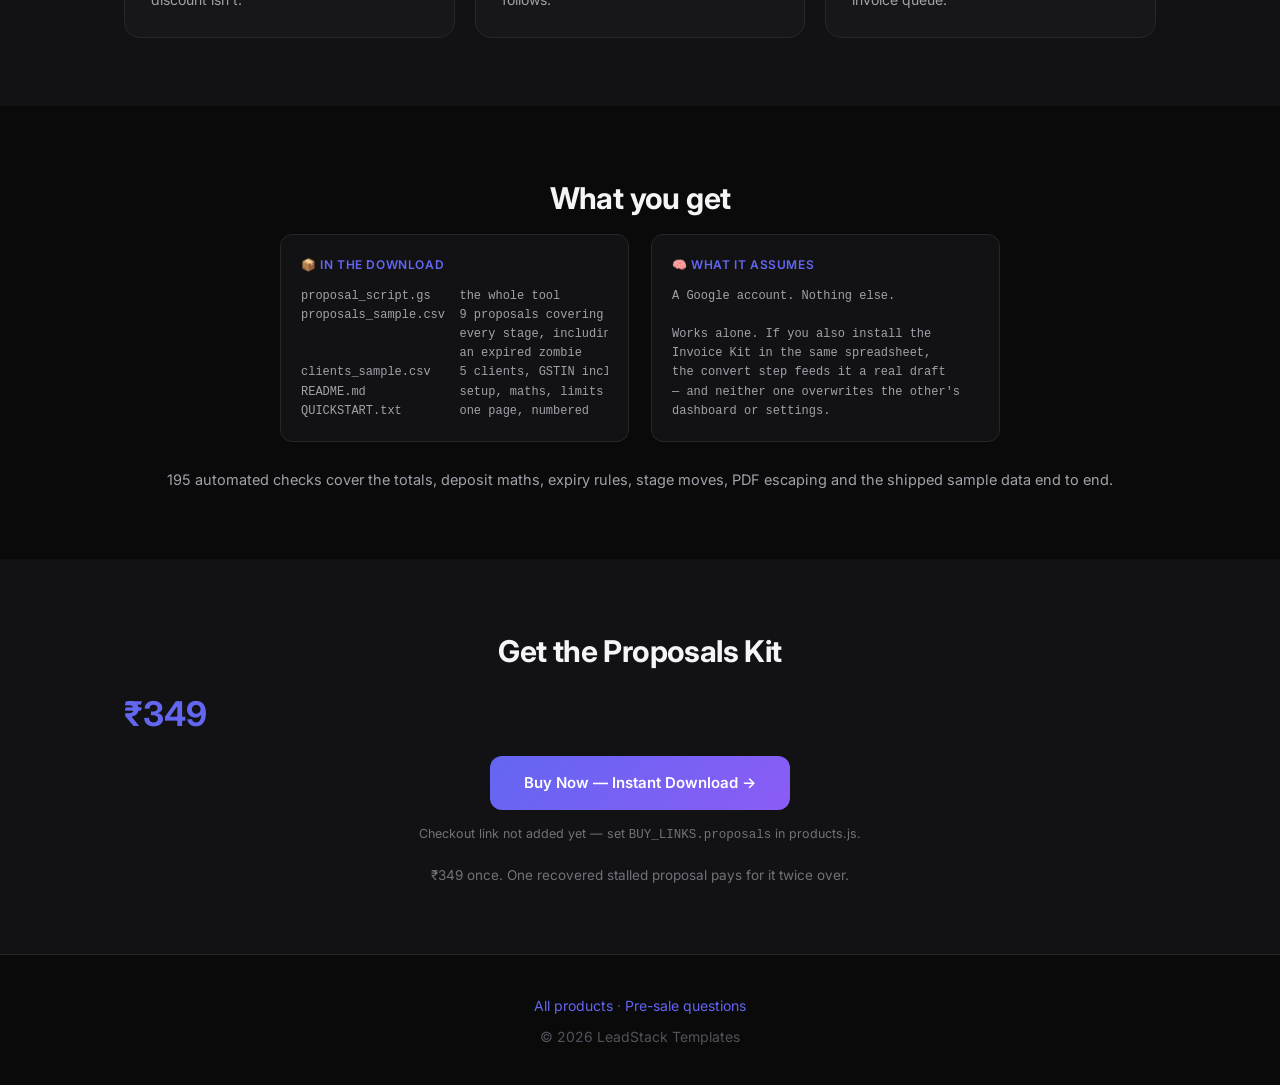
<file: site/proposals.html>
<!DOCTYPE html>
<html lang="en">
<head>
  <meta charset="UTF-8">
  <meta name="viewport" content="width=device-width, initial-scale=1.0">
  <title>Proposals &amp; Quotes Kit — Priced PDFs from Google Sheets | LeadStack</title>
  <meta name="description" content="Turn a scope into a priced, dated proposal PDF with the deposit calculated, chase what is about to expire, and convert the accepted one into an invoice. No proposal software subscription.">
  <link href="https://fonts.googleapis.com/css2?family=Inter:wght@400;500;600;700;800&display=swap" rel="stylesheet">
  <link rel="stylesheet" href="styles.css">
</head>
<body>
  <nav class="nav">
    <div class="container nav-inner">
      <a class="logo" href="index.html">Lead<span>Stack</span></a>
      <div class="nav-links"><a href="index.html#products">All products</a><a href="index.html#bundle">Bundle</a></div>
    </div>
  </nav>

  <header class="hero">
    <div class="container">
      <div class="breadcrumbs"><a href="index.html">Products</a> / Proposals &amp; Quotes Kit</div>
      <div class="hero-badge">📄 Proposals inside Google Sheets</div>
      <h1>You don't lose deals on price.<br><em>You lose them in the gap after "send me something".</em></h1>
      <p>Type the scope once. You get a priced, dated, deposit-carrying PDF you'd actually put in front of a client — and when they say yes, the same sheet turns it into an invoice draft instead of a blank new document.</p>
      <div data-price="proposals"></div>
      <div class="cta-row" style="margin-top:8px"><div data-buy="proposals"></div></div>
      <div class="assure">Instant download · One-time payment · No proposal-software subscription</div>
    </div>
  </header>

  <section class="alt">
    <div class="container">
      <h2>From "we discussed it" to "pay the deposit"</h2>
      <div class="steps">
        <div class="step"><div class="n">1</div><div><h4>New Draft Proposal</h4><p>Takes the next number (PROP-001, 002, …), stamps today, and sets the expiry from how long you want your price to hold.</p></div></div>
        <div class="step"><div class="n">2</div><div><h4>Write the scope plainly</h4><p>One line per item: <code>Website build | 40 | 1500</code>. Quantity and rate are optional — a line of plain text prices at zero so you can list inclusions without maths.</p></div></div>
        <div class="step"><div class="n">3</div><div><h4>Recalculate Totals</h4><p>Subtotal, tax at your rate, total, and the deposit your Settings percentage produces. Written back to the row.</p></div></div>
        <div class="step"><div class="n">4</div><div><h4>Email Proposal With PDF</h4><p>Generates the PDF into its own Drive folder, attaches <em>that file</em>, states the total and the deposit, and moves the row to Sent. Confirm dialog first.</p></div></div>
        <div class="step"><div class="n">5</div><div><h4>Move To Accepted</h4><p>One click from the stage submenu. It stamps the acceptance date, logs the change, and refreshes the dashboard.</p></div></div>
        <div class="step"><div class="n">6</div><div><h4>Convert To Invoice</h4><p>Creates a numbered draft on the Invoices tab — the deposit only, or the whole scope if you don't take deposits. Nothing to retype.</p></div></div>
      </div>
    </div>
  </section>

  <section>
    <div class="container">
      <h2>What the sheet tells you that a folder of PDFs cannot</h2>
      <div class="two-col">
        <div class="demo-card"><div class="label">📊 Pipeline dashboard (real output from the sample data)</div>
<pre>Open Proposals              6
Open Value          ₹14,35,588
Weighted Pipeline    ₹5,54,612
Won Value              ₹5,31,000
Win Rate                    66.7%

By stage:  Sent 3 · Negotiating 1
           Accepted 1 · Draft 1 · Won 1
           Lost 1 · Expired 1</pre></div>
        <div class="demo-card"><div class="label">📄 A proposal as the client sees it</div>
<pre>   PROPOSAL PROP-001        Issued  15 Sep 2026
   Kite Studio              Valid   29 Sep 2026

   Prepared for             Prepared by
   Northwind Logistics      Kite Studio
   Plot 14, Sector 62       49 Baner Road, Pune
   GSTIN 09AABCU1234F1Z5    GSTIN 27AAECK1234F1Z9

Scope                Qty     Rate      Amount
Inventory dashboard    1  ₹1,65,000  ₹1,65,000
Revision rounds        2   ₹12,000    ₹24,000

            Subtotal                  ₹1,89,000
            Tax (18%)                    ₹34,020
            TOTAL                       ₹2,23,020

  DEPOSIT REQUIRED: ₹89,208 (40%)
  Balance billed on the first invoice.</pre></div>
        <div class="demo-card"><div class="label">📧 The 9am email</div>
<pre>Subject: Proposals: 2 expiring,
         1 lapsed

EXPIRING WITHIN 3 DAYS
 • PROP-003 · Delta Structures
   ₹3,30,400 · 1d left · at Sent
 • PROP-001 · Northwind Logistics
   ₹2,23,020 · 2d left · at Sent

LAPSED — RE-PRICE OR CLOSE THEM
 • PROP-007 · Saffron Coffee Roasters
   ₹68,440 · lapsed 56d ago · at Sent
Value sitting in lapsed: ₹68,440

Lapsed proposals rarely come back on
the old number. Send a fresh one or
mark them Expired.</pre></div>
        <div class="demo-card"><div class="label">🧾 The accepted one, turned into money</div>
<pre>PROMPT:  PROP-004 · Meridian Clinic
         Accepted · total ₹4,01,200
         deposit 40%

RESULT:  INV-0001 · Meridian Clinic
         Due 11 Oct 2026 · ₹1,60,480
         Tax 0% · Status Draft

Line item as the client reads it:
"Deposit against PROP-004 (40% of
 ₹4,01,200.00)"

The tax was already accounted for on
the proposal total, so the deposit is
billed gross. No double-taxing.</pre></div>
      </div>
    </div>
  </section>

  <section class="alt">
    <div class="container">
      <h2>The decisions baked into it</h2>
      <div class="features">
        <div class="feature"><div class="icon">⏳</div><h3>Proposals expire on purpose</h3><p>Every document carries a validity date, and a lapsed one is visible as an amount, not a vibe. "Still waiting" is not a pipeline stage.</p></div>
        <div class="feature"><div class="icon">🧟</div><h3>Win rate excludes zombies</h3><p>A proposal nobody answered is not a "no". Expired rows sit outside the win rate so the number reflects deals you actually competed for.</p></div>
        <div class="feature"><div class="icon">💰</div><h3>Deposit first, always</h3><p>Calculated on every proposal and printed on the PDF. The convert step bills the deposit by default, so "we're agreed" never becomes unpaid work.</p></div>
        <div class="feature"><div class="icon">📧</div><h3>Chase without discounting</h3><p>The reminder email offers to move scope, not to drop price — because shrinking the work is usually the honest fix and a discount isn't.</p></div>
        <div class="feature"><div class="icon">🎯</div><h3>You set the probabilities</h3><p>Win chances live on a tab, not in the code. If Negotiating is 60% for you, change one cell and the pipeline maths follows.</p></div>
        <div class="feature"><div class="icon">🧩</div><h3>It knows what it isn't</h3><p>No e-signatures, no payment gateway, no legal language. It gets a priced document in front of a client and a yes into your invoice queue.</p></div>
      </div>
    </div>
  </section>

  <section>
    <div class="container">
      <h2>What you get</h2>
      <div class="two-col" style="max-width:720px;margin:0 auto">
        <div class="demo-card"><div class="label">📦 In the download</div>
<pre>proposal_script.gs    the whole tool
proposals_sample.csv  9 proposals covering
                      every stage, including
                      an expired zombie
clients_sample.csv    5 clients, GSTIN included
README.md             setup, maths, limits
QUICKSTART.txt        one page, numbered</pre></div>
        <div class="demo-card"><div class="label">🧠 What it assumes</div>
<pre>A Google account. Nothing else.

Works alone. If you also install the
Invoice Kit in the same spreadsheet,
the convert step feeds it a real draft
— and neither one overwrites the other's
dashboard or settings.</pre></div>
      </div>
      <p style="text-align:center;color:var(--muted);font-size:14.5px;margin-top:26px">
        <span data-checks="proposals">195</span> automated checks cover the totals, deposit maths, expiry rules, stage moves, PDF escaping and the shipped sample data end to end.
      </p>
    </div>
  </section>

  <section class="alt buy">
    <div class="container">
      <h2>Get the Proposals Kit</h2>
      <div data-price="proposals"></div>
      <div data-buy="proposals"></div>
      <div class="assure">₹349 once. One recovered stalled proposal pays for it twice over.</div>
    </div>
  </section>

  <footer class="footer">
    <div class="container">
      <p><a href="index.html">All products</a> · <a href="mailto:hello@leadstack.dev">Pre-sale questions</a></p>
      <p style="margin-top:8px">© <span data-year>2026</span> LeadStack Templates</p>
    </div>
  </footer>
  <script src="products.js"></script>
  <script src="store.js"></script>
</body>
</html>
</file>
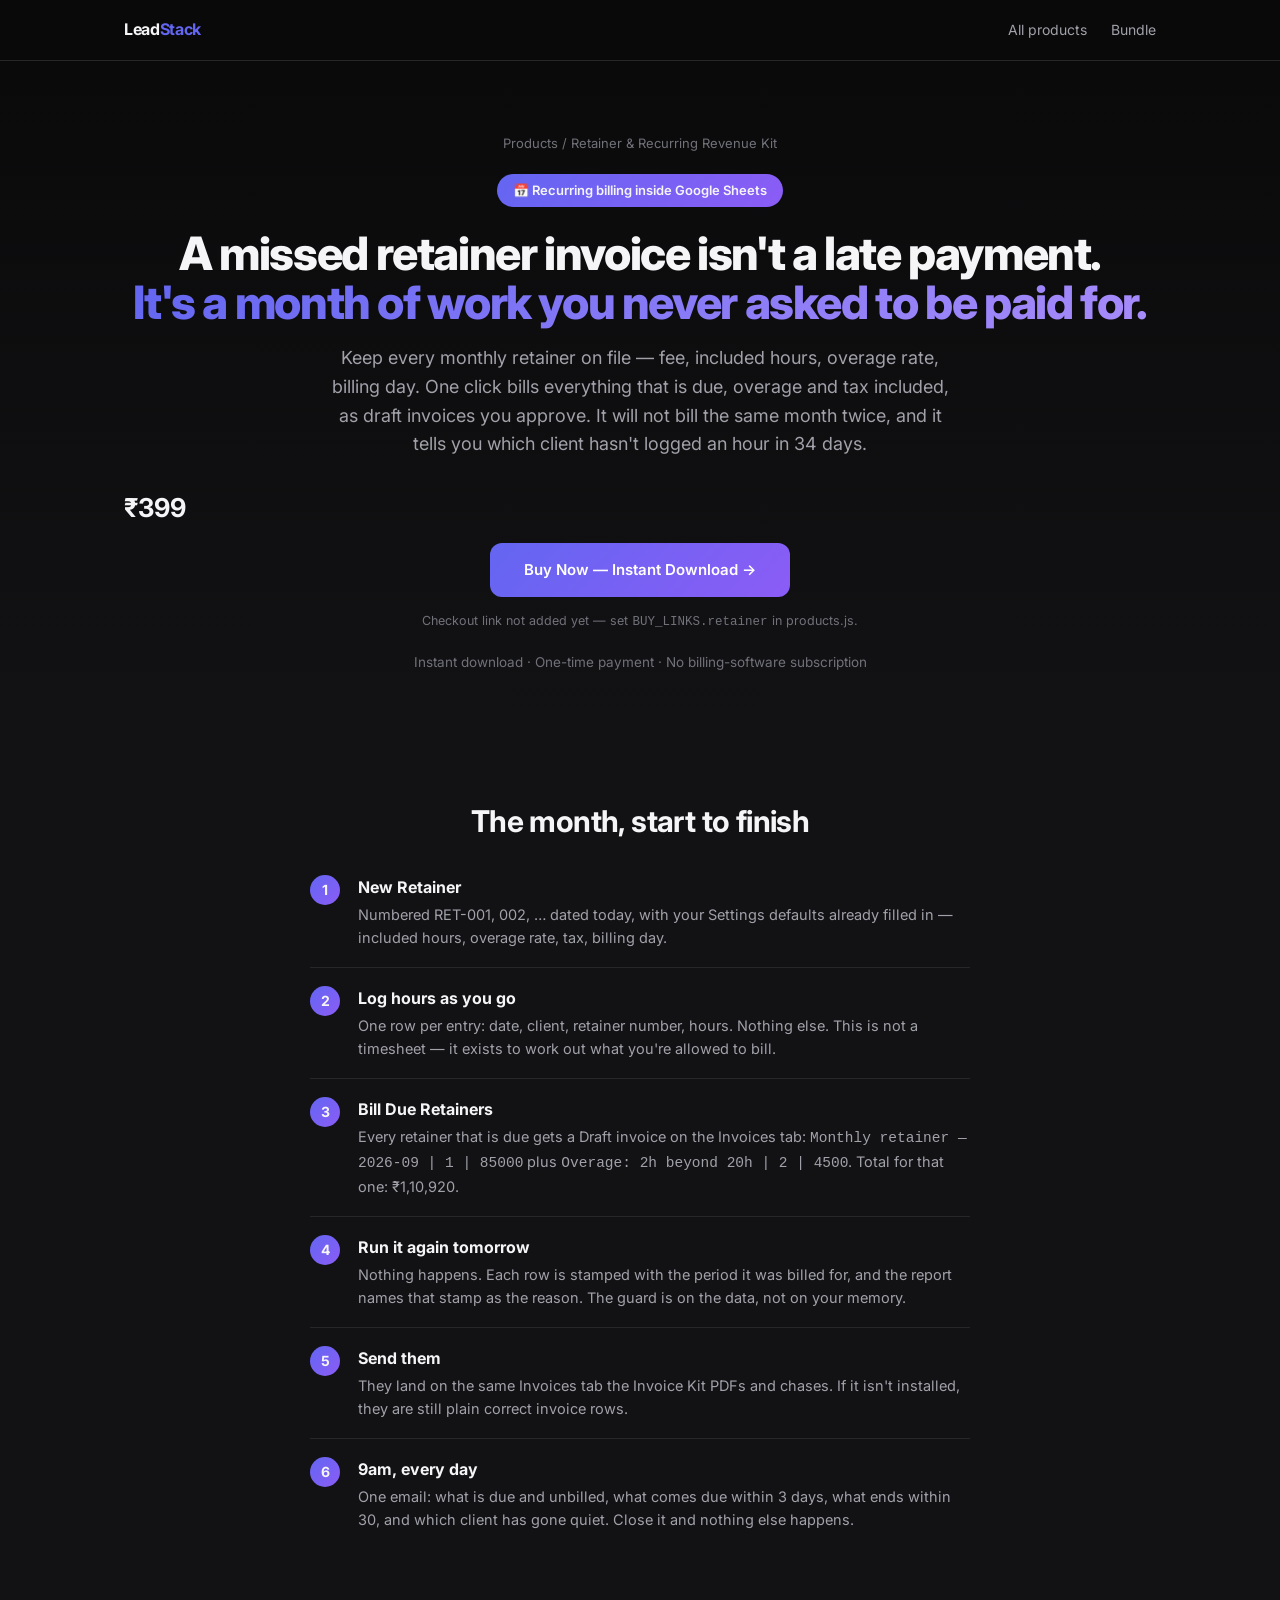
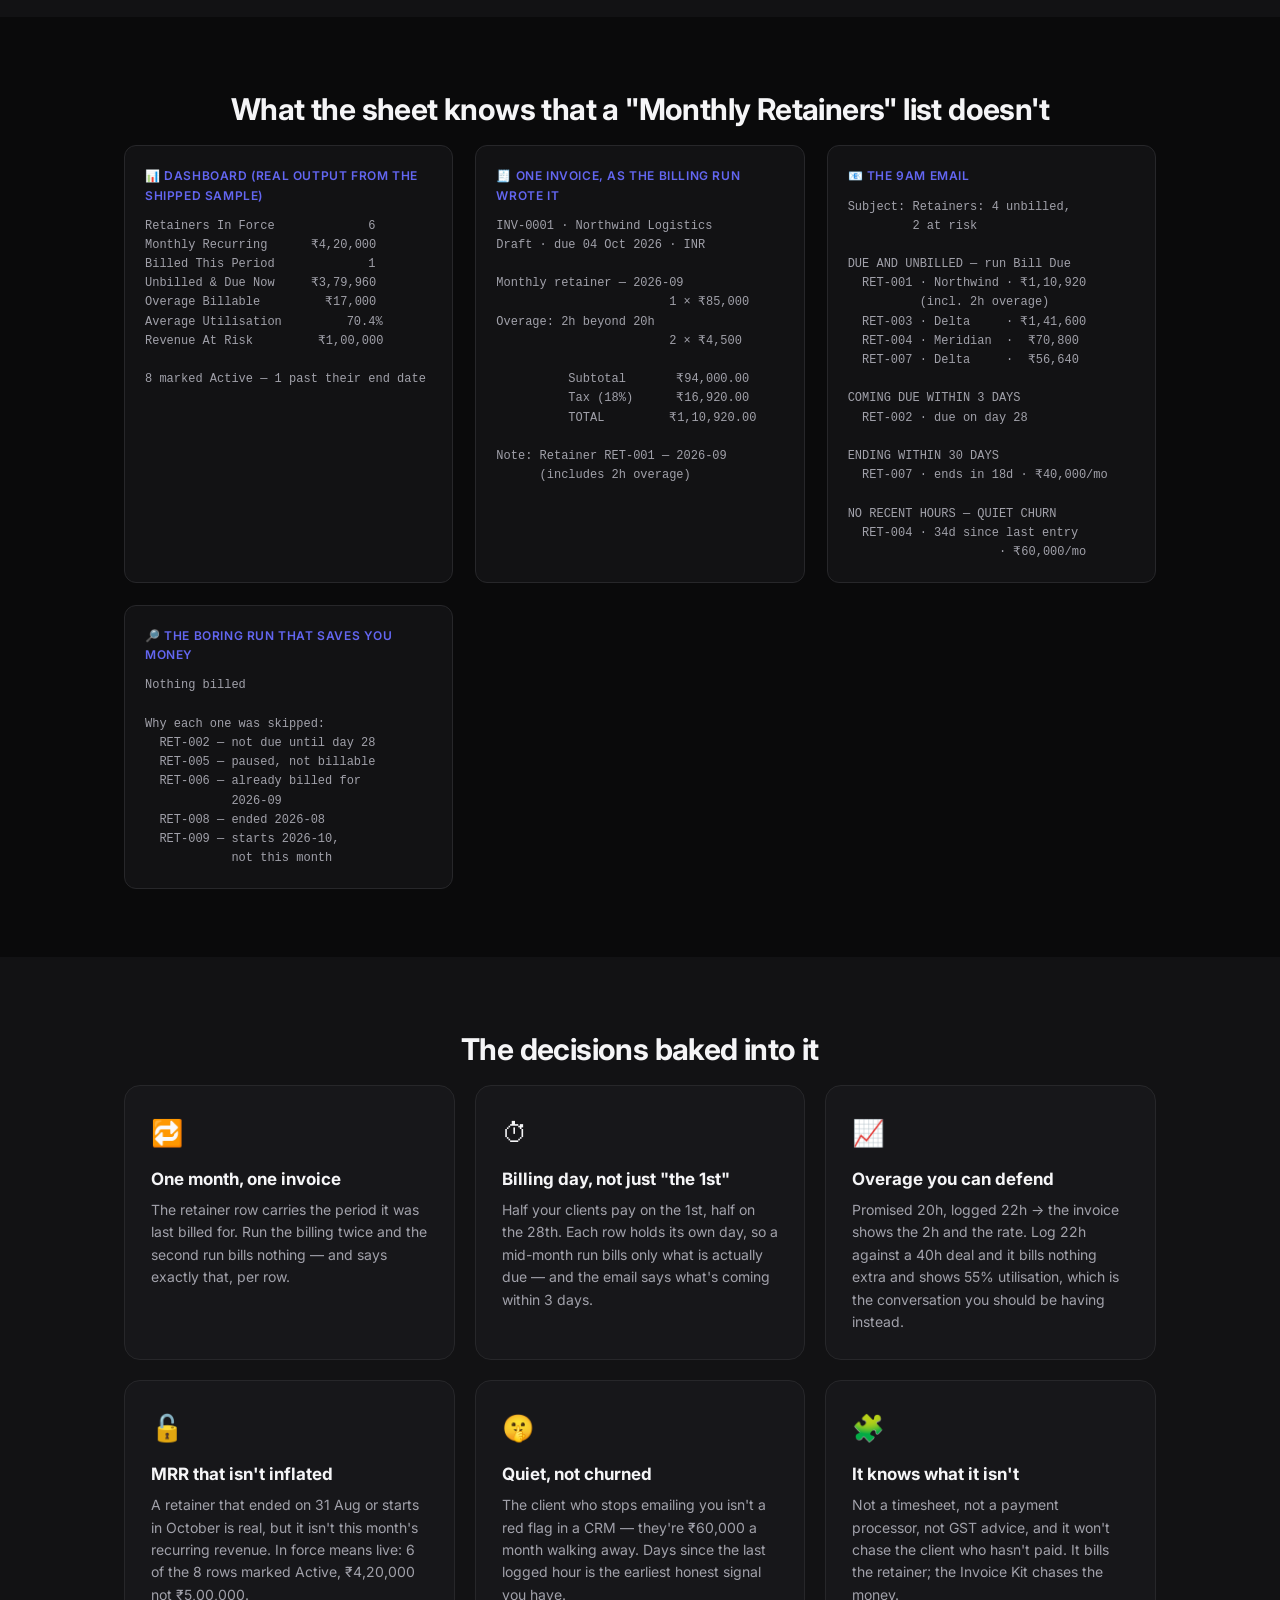
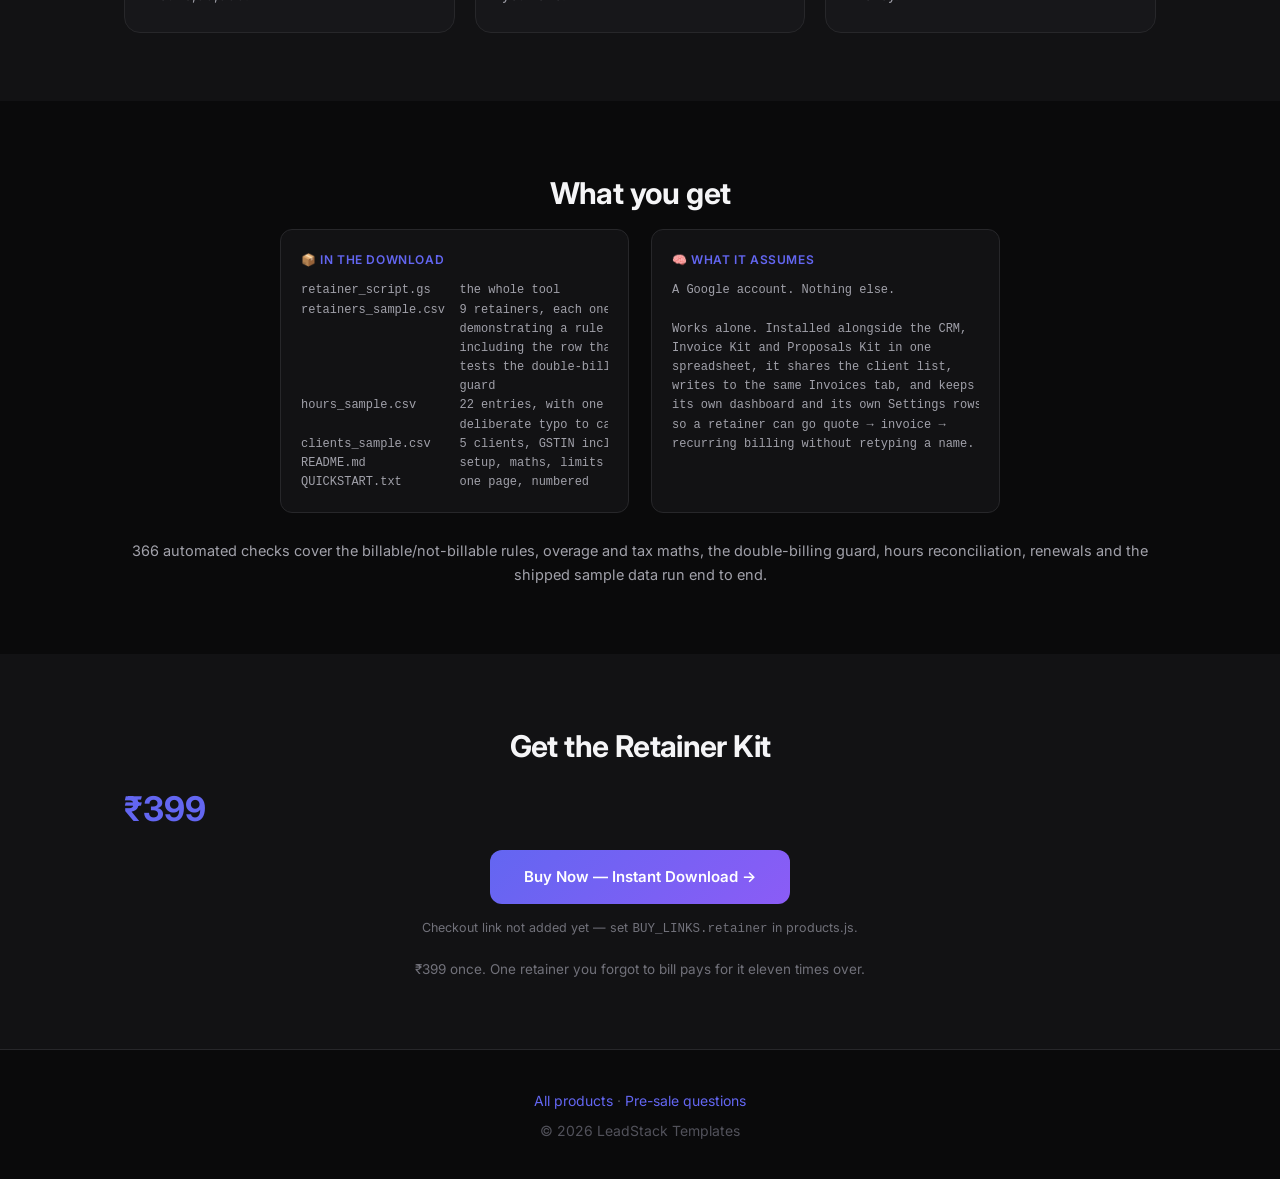
<file: site/retainer.html>
<!DOCTYPE html>
<html lang="en">
<head>
  <meta charset="UTF-8">
  <meta name="viewport" content="width=device-width, initial-scale=1.0">
  <title>Retainer &amp; Recurring Revenue Kit — Bill Every Retainer On Time | LeadStack</title>
  <meta name="description" content="One click turns every due retainer into a correctly-priced draft invoice, including overage hours. It cannot double-bill a month, and it tells you which client has quietly stopped using the cover. No subscription.">
  <link href="https://fonts.googleapis.com/css2?family=Inter:wght@400;500;600;700;800&display=swap" rel="stylesheet">
  <link rel="stylesheet" href="styles.css">
</head>
<body>
  <nav class="nav">
    <div class="container nav-inner">
      <a class="logo" href="index.html">Lead<span>Stack</span></a>
      <div class="nav-links"><a href="index.html#products">All products</a><a href="index.html#bundle">Bundle</a></div>
    </div>
  </nav>

  <header class="hero">
    <div class="container">
      <div class="breadcrumbs"><a href="index.html">Products</a> / Retainer &amp; Recurring Revenue Kit</div>
      <div class="hero-badge">📅 Recurring billing inside Google Sheets</div>
      <h1>A missed retainer invoice isn't a late payment.<br><em>It's a month of work you never asked to be paid for.</em></h1>
      <p>Keep every monthly retainer on file — fee, included hours, overage rate, billing day. One click bills everything that is due, overage and tax included, as draft invoices you approve. It will not bill the same month twice, and it tells you which client hasn't logged an hour in 34 days.</p>
      <div data-price="retainer"></div>
      <div class="cta-row" style="margin-top:8px"><div data-buy="retainer"></div></div>
      <div class="assure">Instant download · One-time payment · No billing-software subscription</div>
    </div>
  </header>

  <section class="alt">
    <div class="container">
      <h2>The month, start to finish</h2>
      <div class="steps">
        <div class="step"><div class="n">1</div><div><h4>New Retainer</h4><p>Numbered RET-001, 002, … dated today, with your Settings defaults already filled in — included hours, overage rate, tax, billing day.</p></div></div>
        <div class="step"><div class="n">2</div><div><h4>Log hours as you go</h4><p>One row per entry: date, client, retainer number, hours. Nothing else. This is not a timesheet — it exists to work out what you're allowed to bill.</p></div></div>
        <div class="step"><div class="n">3</div><div><h4>Bill Due Retainers</h4><p>Every retainer that is due gets a Draft invoice on the Invoices tab: <code>Monthly retainer — 2026-09 | 1 | 85000</code> plus <code>Overage: 2h beyond 20h | 2 | 4500</code>. Total for that one: ₹1,10,920.</p></div></div>
        <div class="step"><div class="n">4</div><div><h4>Run it again tomorrow</h4><p>Nothing happens. Each row is stamped with the period it was billed for, and the report names that stamp as the reason. The guard is on the data, not on your memory.</p></div></div>
        <div class="step"><div class="n">5</div><div><h4>Send them</h4><p>They land on the same Invoices tab the Invoice Kit PDFs and chases. If it isn't installed, they are still plain correct invoice rows.</p></div></div>
        <div class="step"><div class="n">6</div><div><h4>9am, every day</h4><p>One email: what is due and unbilled, what comes due within 3 days, what ends within 30, and which client has gone quiet. Close it and nothing else happens.</p></div></div>
      </div>
    </div>
  </section>

  <section>
    <div class="container">
      <h2>What the sheet knows that a "Monthly Retainers" list doesn't</h2>
      <div class="two-col">
        <div class="demo-card"><div class="label">📊 Dashboard (real output from the shipped sample)</div>
<pre>Retainers In Force             6
Monthly Recurring      ₹4,20,000
Billed This Period             1
Unbilled &amp; Due Now     ₹3,79,960
Overage Billable         ₹17,000
Average Utilisation         70.4%
Revenue At Risk         ₹1,00,000

8 marked Active — 1 past their end date</pre></div>
        <div class="demo-card"><div class="label">🧾 One invoice, as the billing run wrote it</div>
<pre>INV-0001 · Northwind Logistics
Draft · due 04 Oct 2026 · INR

Monthly retainer — 2026-09
                        1 × ₹85,000
Overage: 2h beyond 20h
                        2 × ₹4,500

          Subtotal       ₹94,000.00
          Tax (18%)      ₹16,920.00
          TOTAL         ₹1,10,920.00

Note: Retainer RET-001 — 2026-09
      (includes 2h overage)</pre></div>
        <div class="demo-card"><div class="label">📧 The 9am email</div>
<pre>Subject: Retainers: 4 unbilled,
         2 at risk

DUE AND UNBILLED — run Bill Due
  RET-001 · Northwind · ₹1,10,920
          (incl. 2h overage)
  RET-003 · Delta     · ₹1,41,600
  RET-004 · Meridian  ·  ₹70,800
  RET-007 · Delta     ·  ₹56,640

COMING DUE WITHIN 3 DAYS
  RET-002 · due on day 28

ENDING WITHIN 30 DAYS
  RET-007 · ends in 18d · ₹40,000/mo

NO RECENT HOURS — QUIET CHURN
  RET-004 · 34d since last entry
                     · ₹60,000/mo</pre></div>
        <div class="demo-card"><div class="label">🔎 The boring run that saves you money</div>
<pre>Nothing billed

Why each one was skipped:
  RET-002 — not due until day 28
  RET-005 — paused, not billable
  RET-006 — already billed for
            2026-09
  RET-008 — ended 2026-08
  RET-009 — starts 2026-10,
            not this month</pre></div>
      </div>
    </div>
  </section>

  <section class="alt">
    <div class="container">
      <h2>The decisions baked into it</h2>
      <div class="features">
        <div class="feature"><div class="icon">🔁</div><h3>One month, one invoice</h3><p>The retainer row carries the period it was last billed for. Run the billing twice and the second run bills nothing — and says exactly that, per row.</p></div>
        <div class="feature"><div class="icon">⏱</div><h3>Billing day, not just "the 1st"</h3><p>Half your clients pay on the 1st, half on the 28th. Each row holds its own day, so a mid-month run bills only what is actually due — and the email says what's coming within 3 days.</p></div>
        <div class="feature"><div class="icon">📈</div><h3>Overage you can defend</h3><p>Promised 20h, logged 22h → the invoice shows the 2h and the rate. Log 22h against a 40h deal and it bills nothing extra and shows 55% utilisation, which is the conversation you should be having instead.</p></div>
        <div class="feature"><div class="icon">🔓</div><h3>MRR that isn't inflated</h3><p>A retainer that ended on 31 Aug or starts in October is real, but it isn't this month's recurring revenue. In force means live: 6 of the 8 rows marked Active, ₹4,20,000 not ₹5,00,000.</p></div>
        <div class="feature"><div class="icon">🤫</div><h3>Quiet, not churned</h3><p>The client who stops emailing you isn't a red flag in a CRM — they're ₹60,000 a month walking away. Days since the last logged hour is the earliest honest signal you have.</p></div>
        <div class="feature"><div class="icon">🧩</div><h3>It knows what it isn't</h3><p>Not a timesheet, not a payment processor, not GST advice, and it won't chase the client who hasn't paid. It bills the retainer; the Invoice Kit chases the money.</p></div>
      </div>
    </div>
  </section>

  <section>
    <div class="container">
      <h2>What you get</h2>
      <div class="two-col" style="max-width:720px;margin:0 auto">
        <div class="demo-card"><div class="label">📦 In the download</div>
<pre>retainer_script.gs    the whole tool
retainers_sample.csv  9 retainers, each one
                      demonstrating a rule —
                      including the row that
                      tests the double-billing
                      guard
hours_sample.csv      22 entries, with one
                      deliberate typo to catch
clients_sample.csv    5 clients, GSTIN included
README.md             setup, maths, limits
QUICKSTART.txt        one page, numbered</pre></div>
        <div class="demo-card"><div class="label">🧠 What it assumes</div>
<pre>A Google account. Nothing else.

Works alone. Installed alongside the CRM,
Invoice Kit and Proposals Kit in one
spreadsheet, it shares the client list,
writes to the same Invoices tab, and keeps
its own dashboard and its own Settings rows —
so a retainer can go quote → invoice →
recurring billing without retyping a name.</pre></div>
      </div>
      <p style="text-align:center;color:var(--muted);font-size:14.5px;margin-top:26px">
        <span data-checks="retainer">366</span> automated checks cover the billable/not-billable rules, overage and tax maths, the double-billing guard, hours reconciliation, renewals and the shipped sample data run end to end.
      </p>
    </div>
  </section>

  <section class="alt buy">
    <div class="container">
      <h2>Get the Retainer Kit</h2>
      <div data-price="retainer"></div>
      <div data-buy="retainer"></div>
      <div class="assure">₹399 once. One retainer you forgot to bill pays for it eleven times over.</div>
    </div>
  </section>

  <footer class="footer">
    <div class="container">
      <p><a href="index.html">All products</a> · <a href="mailto:hello@leadstack.dev">Pre-sale questions</a></p>
      <p style="margin-top:8px">© <span data-year>2026</span> LeadStack Templates</p>
    </div>
  </footer>
  <script src="products.js"></script>
  <script src="store.js"></script>
</body>
</html>
</file>
<file: site/styles.css>
/* Shared styles for the storefront. */
* { margin: 0; padding: 0; box-sizing: border-box; }
:root {
  --bg: #0a0a0b; --bg-alt: #121214; --card: #17171a;
  --line: #27272a; --text: #f5f5f7; --muted: #a1a1aa; --dim: #71717a;
  --brand: #6366f1; --brand-2: #8b5cf6;
}
body {
  font-family: 'Inter', -apple-system, BlinkMacSystemFont, 'Segoe UI', sans-serif;
  background: var(--bg); color: var(--text); line-height: 1.6;
  -webkit-font-smoothing: antialiased;
}
.container { max-width: 1080px; margin: 0 auto; padding: 0 24px; }
a { color: var(--brand); }

/* Nav */
.nav { position: sticky; top: 0; z-index: 10; background: rgba(10,10,11,.85); backdrop-filter: blur(12px); border-bottom: 1px solid var(--line); }
.nav-inner { display: flex; align-items: center; justify-content: space-between; height: 60px; }
.logo { font-weight: 700; font-size: 16px; letter-spacing: -.02em; color: var(--text); text-decoration: none; }
.logo span { color: var(--brand); }
.nav-links { display: flex; gap: 24px; font-size: 14px; }
.nav-links a { color: var(--muted); text-decoration: none; }
.nav-links a:hover { color: var(--text); }

/* Hero */
.hero { padding: 72px 0 56px; text-align: center; background: linear-gradient(180deg, var(--bg) 0%, var(--bg-alt) 100%); }
.hero-badge { display: inline-block; padding: 6px 16px; border-radius: 100px; background: linear-gradient(135deg, var(--brand), var(--brand-2)); font-size: 13px; font-weight: 600; margin-bottom: 22px; }
.hero h1 { font-size: 46px; font-weight: 800; line-height: 1.08; letter-spacing: -.03em; margin-bottom: 16px; }
.hero h1 em { font-style: normal; background: linear-gradient(135deg, var(--brand), #a78bfa); -webkit-background-clip: text; background-clip: text; -webkit-text-fill-color: transparent; }
.hero p { font-size: 18px; color: var(--muted); max-width: 620px; margin: 0 auto 28px; }
.cta { display: inline-block; padding: 15px 34px; background: #fff; color: var(--bg); font-size: 15px; font-weight: 600; border-radius: 12px; text-decoration: none; transition: transform .18s, box-shadow .18s; }
.cta:hover { transform: translateY(-2px); box-shadow: 0 12px 32px rgba(99,102,241,.3); }
.cta.brand { background: linear-gradient(135deg, var(--brand), var(--brand-2)); color: #fff; }
.cta.ghost { background: transparent; color: var(--text); border: 1px solid var(--line); }
.cta-row { display: flex; gap: 12px; justify-content: center; flex-wrap: wrap; }

/* Sections */
section { padding: 68px 0; }
section.alt { background: var(--bg-alt); }
h2 { font-size: 30px; font-weight: 700; letter-spacing: -.02em; text-align: center; margin-bottom: 12px; }
.sub { text-align: center; color: var(--muted); max-width: 560px; margin: 0 auto 40px; font-size: 16px; }

/* Product cards */
.grid { display: grid; grid-template-columns: repeat(auto-fit, minmax(280px, 1fr)); gap: 20px; }
.card { background: var(--card); border: 1px solid var(--line); border-radius: 16px; padding: 26px; display: flex; flex-direction: column; transition: border-color .18s, transform .18s; }
.card:hover { border-color: #3f3f46; transform: translateY(-3px); }
.card .icon { font-size: 26px; margin-bottom: 14px; }
.card h3 { font-size: 19px; margin-bottom: 6px; letter-spacing: -.01em; }
.card .tag { color: var(--muted); font-size: 14px; margin-bottom: 14px; }
.card ul { list-style: none; margin-bottom: 20px; flex: 1; }
.card li { font-size: 13.5px; color: var(--muted); padding: 4px 0 4px 20px; position: relative; }
.card li::before { content: "✓"; position: absolute; left: 0; color: var(--brand); font-weight: 700; }
.price-row { display: flex; align-items: baseline; gap: 10px; margin-bottom: 14px; }
.price { font-size: 26px; font-weight: 700; }
.was { color: var(--dim); text-decoration: line-through; font-size: 15px; }
.save { background: rgba(99,102,241,.16); color: #a5b4fc; font-size: 11.5px; font-weight: 600; padding: 3px 8px; border-radius: 6px; }
.card .fmt { font-size: 12px; color: var(--dim); margin-bottom: 14px; }

/* Feature list */
.features { display: grid; grid-template-columns: repeat(auto-fit, minmax(290px, 1fr)); gap: 20px; }
.feature { padding: 26px; background: var(--card); border: 1px solid var(--line); border-radius: 16px; }
.feature .icon { font-size: 26px; margin-bottom: 12px; }
.feature h3 { font-size: 17px; margin-bottom: 6px; }
.feature p { color: var(--muted); font-size: 14px; }

/* Code / demo block */
pre { font-family: 'SF Mono', 'Fira Code', ui-monospace, monospace; font-size: 12px; color: var(--muted); overflow-x: auto; }
.demo-card { background: var(--bg-alt); border: 1px solid var(--line); border-radius: 12px; padding: 20px; }
.demo-card .label { font-size: 12px; font-weight: 600; color: var(--brand); margin-bottom: 12px; text-transform: uppercase; letter-spacing: .05em; }

/* Steps */
.steps { max-width: 660px; margin: 0 auto; }
.step { display: flex; gap: 18px; padding: 18px 0; border-bottom: 1px solid var(--line); }
.step:last-child { border-bottom: none; }
.step .n { flex: none; width: 30px; height: 30px; border-radius: 50%; background: linear-gradient(135deg, var(--brand), var(--brand-2)); display: grid; place-items: center; font-size: 14px; font-weight: 700; }
.step h4 { font-size: 16px; margin-bottom: 2px; }
.step p { color: var(--muted); font-size: 14.5px; }

/* Buy box */
.buy { text-align: center; }
.buy .price { font-size: 34px; color: var(--brand); }
.assure { margin-top: 20px; font-size: 13.5px; color: var(--dim); }

/* Notice when links are not wired up yet */
.note { margin-top: 14px; font-size: 12.5px; color: var(--dim); }

/* FAQ */
.faq { max-width: 680px; margin: 0 auto; }
.faq details { border-bottom: 1px solid var(--line); padding: 16px 0; }
.faq summary { cursor: pointer; font-weight: 600; font-size: 16px; list-style: none; }
.faq summary::-webkit-details-marker { display: none; }
.faq summary::after { content: "+"; float: right; color: var(--brand); font-size: 20px; line-height: 1; }
.faq details[open] summary::after { content: "–"; }
.faq p { color: var(--muted); font-size: 14.5px; margin-top: 10px; }

/* Audience list */
.who-list li { list-style: none; padding: 10px 0 10px 24px; font-size: 15.5px; border-bottom: 1px solid var(--line); position: relative; color: var(--muted); }
.who-list li::before { content: "✓"; position: absolute; left: 0; color: var(--brand); font-weight: 700; }

/* Table */
table { width: 100%; border-collapse: collapse; font-size: 14px; }
th, td { text-align: left; padding: 11px 12px; border-bottom: 1px solid var(--line); }
th { color: var(--muted); font-size: 12px; text-transform: uppercase; letter-spacing: .04em; }

.footer { text-align: center; padding: 40px 24px; color: #52525b; font-size: 14px; border-top: 1px solid var(--line); }
.footer a { color: var(--brand); text-decoration: none; }
.breadcrumbs { font-size: 13px; color: var(--dim); margin-bottom: 20px; }
.breadcrumbs a { color: var(--dim); text-decoration: none; }
.breadcrumbs a:hover { color: var(--text); }
.two-col { display: grid; grid-template-columns: repeat(auto-fit, minmax(320px, 1fr)); gap: 22px; }

@media (max-width: 640px) {
  .hero { padding: 48px 0 40px; }
  .hero h1 { font-size: 32px; }
  .nav-links { display: none; }
  section { padding: 48px 0; }
  h2 { font-size: 25px; }
}
</file>
